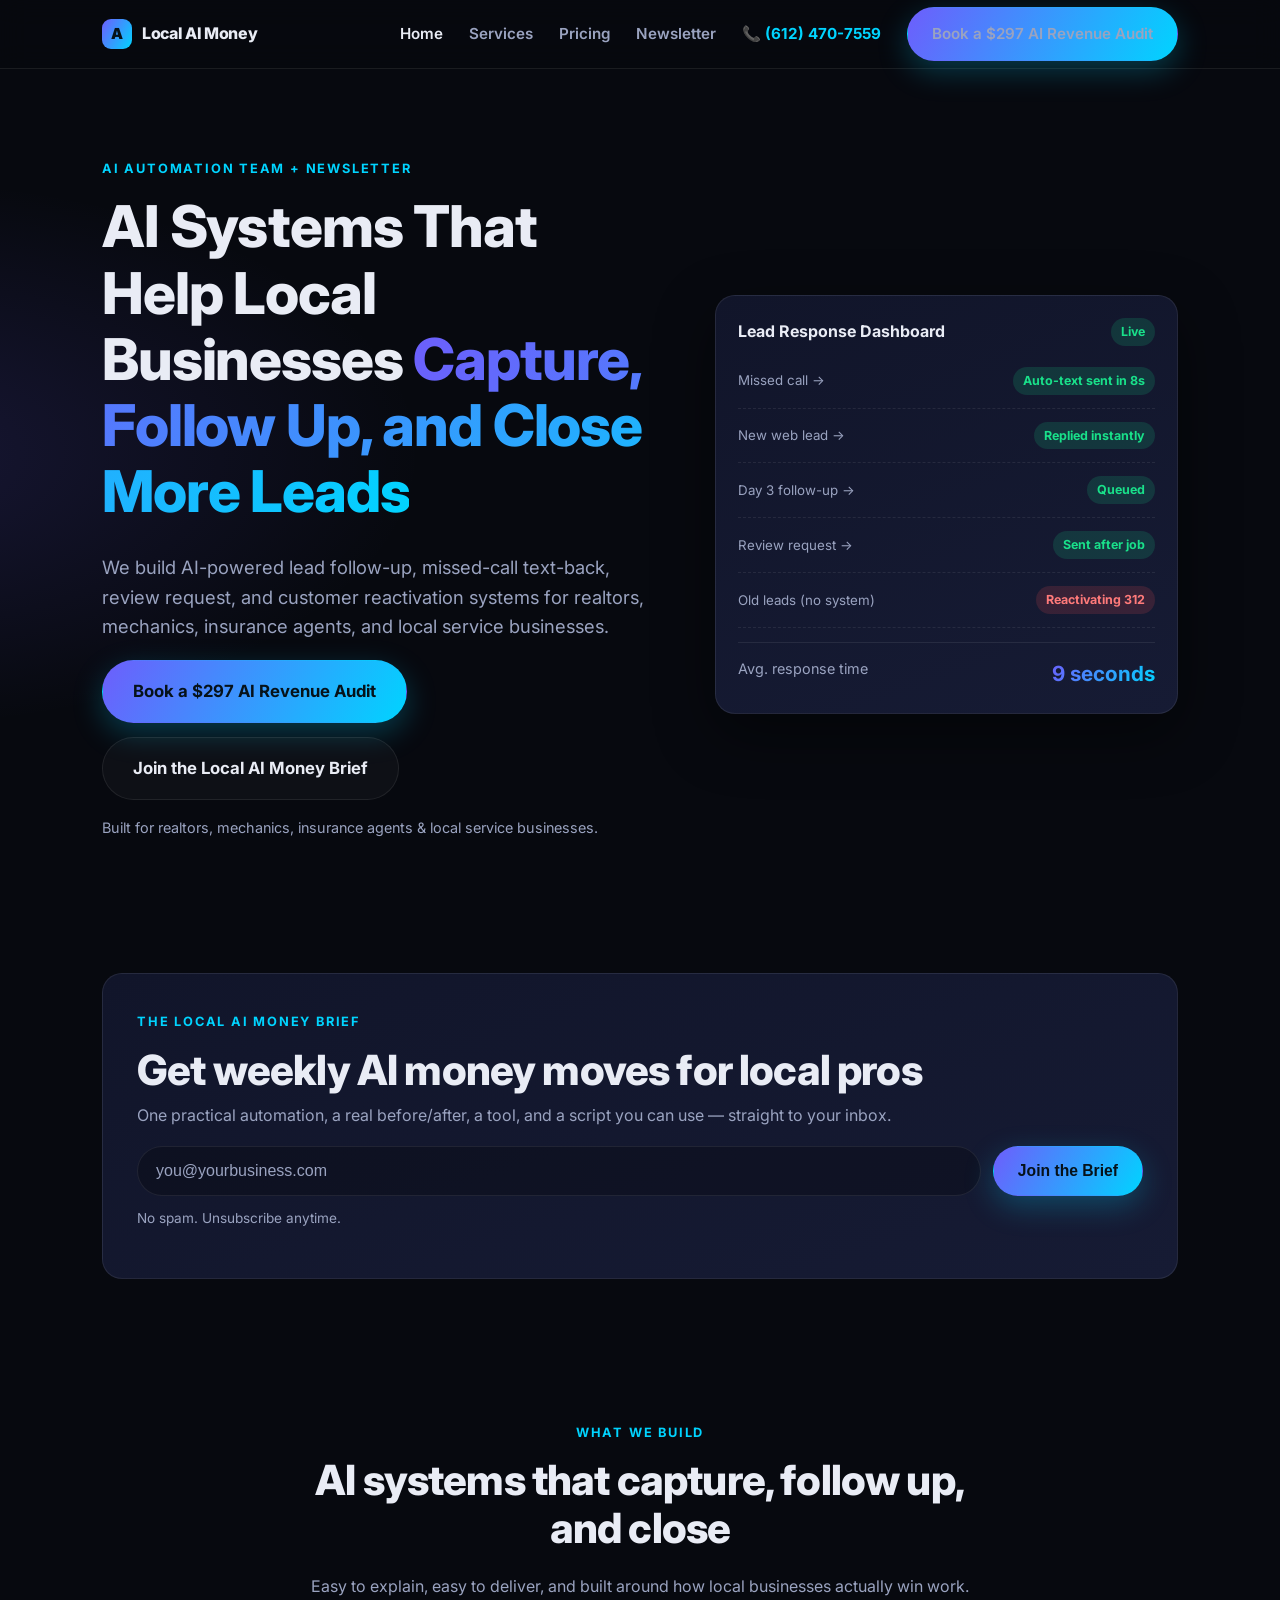
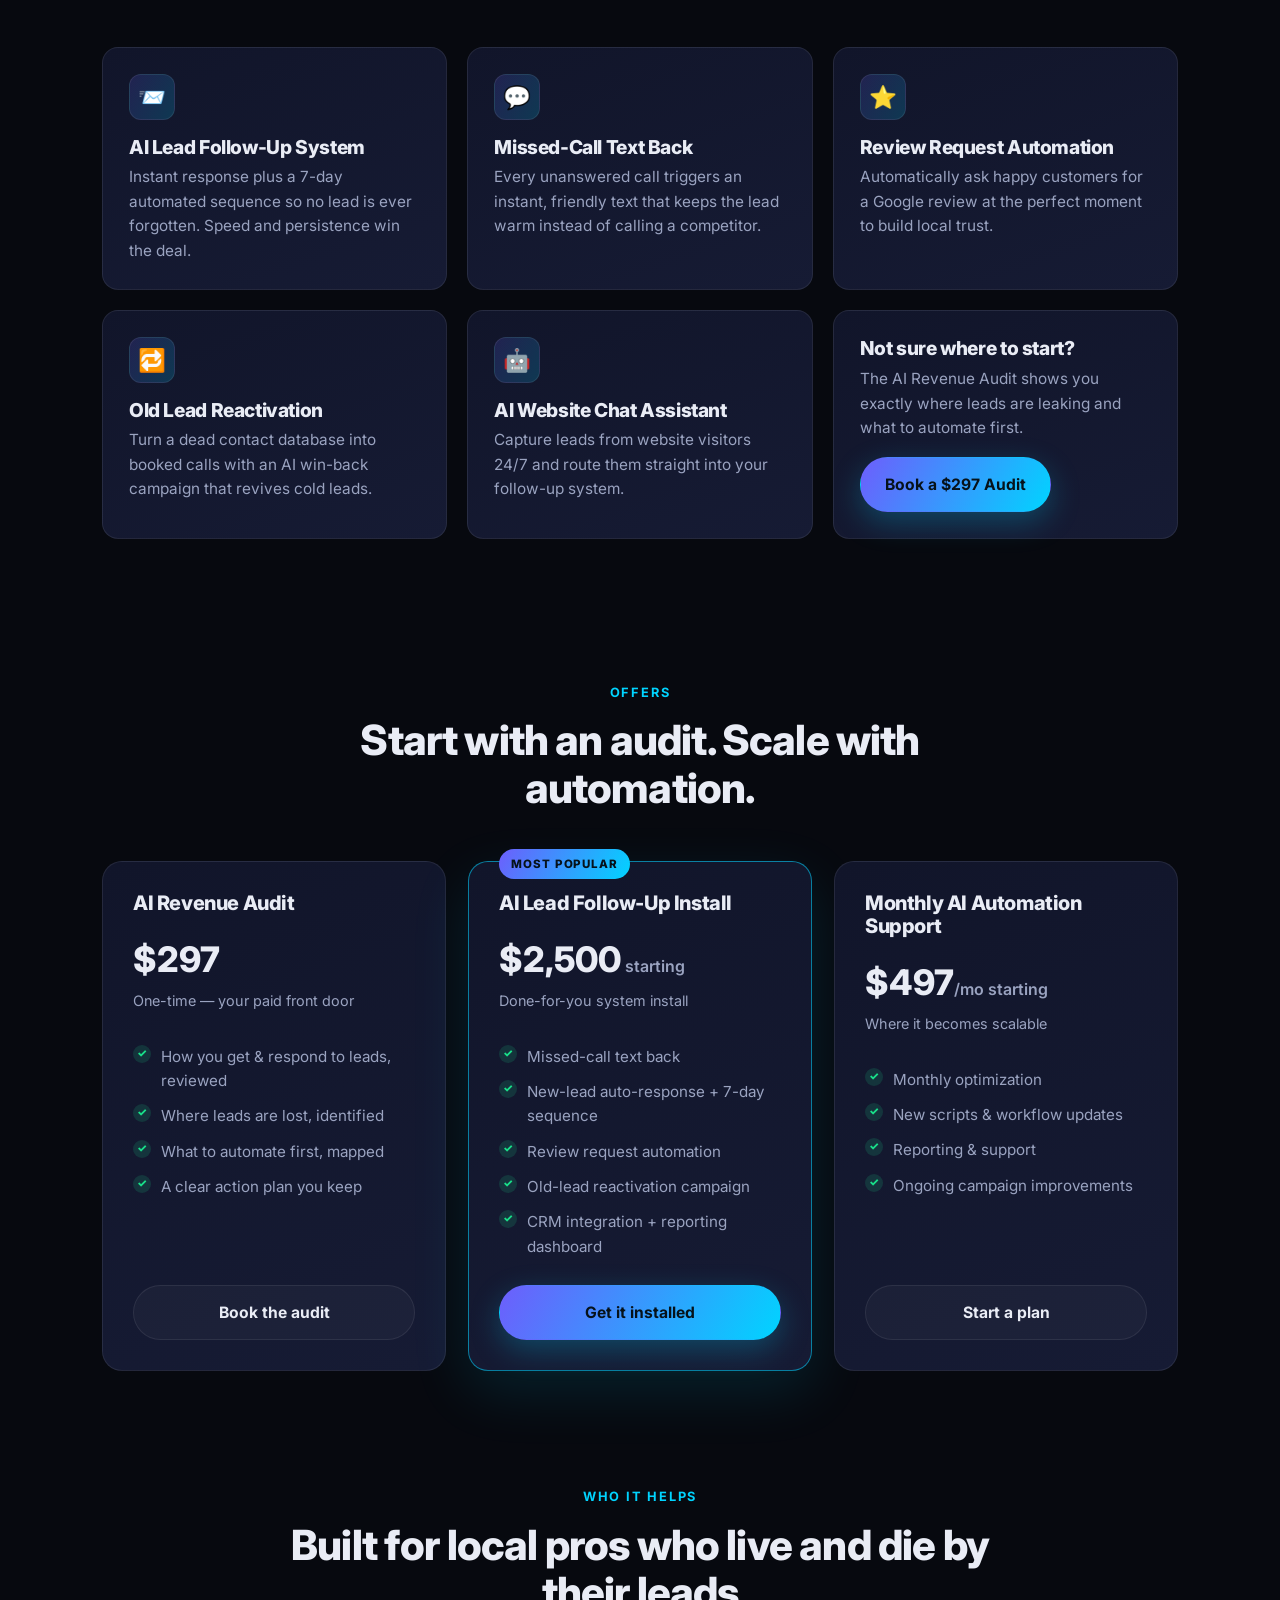
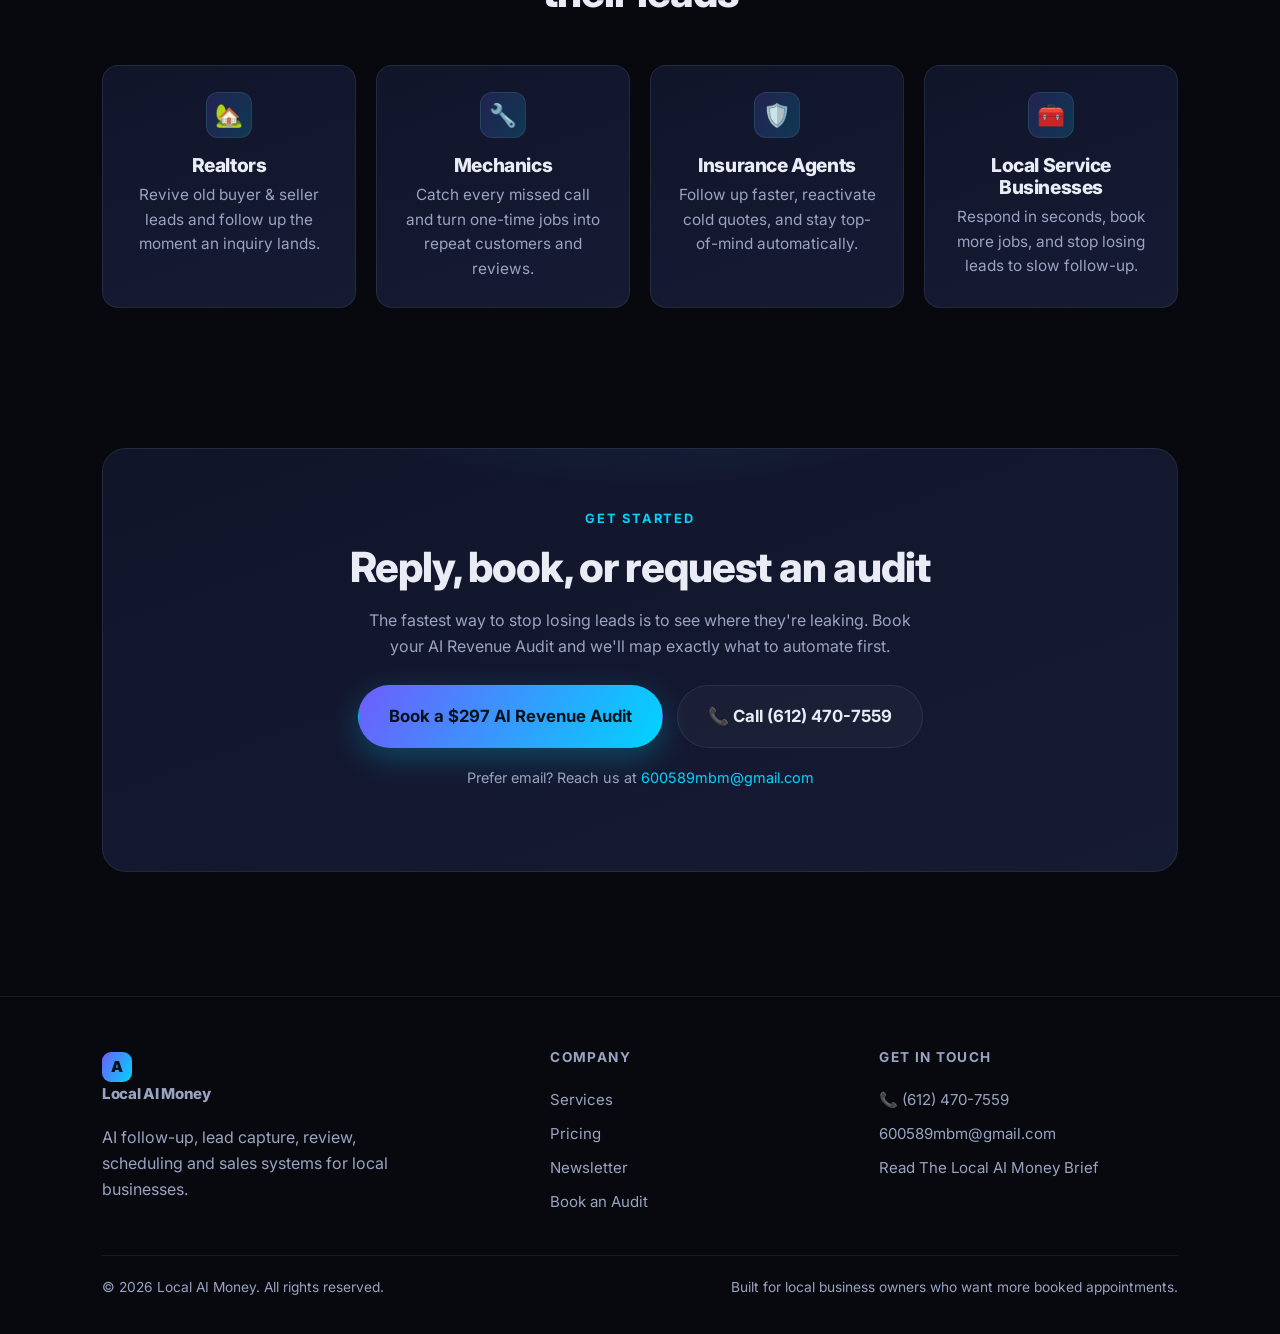
<file: index.html>
<!DOCTYPE html>
<html lang="en">
<head>
  <meta charset="UTF-8" />
  <meta name="viewport" content="width=device-width, initial-scale=1.0" />
  <title>Local AI Money — AI lead systems that capture, follow up & close for local businesses</title>
  <meta name="description" content="We build AI-powered lead follow-up, missed-call text-back, review request, and customer reactivation systems for realtors, mechanics, insurance agents, and local service businesses." />
  <link rel="preconnect" href="https://fonts.googleapis.com" />
  <link rel="preconnect" href="https://fonts.gstatic.com" crossorigin />
  <link href="https://fonts.googleapis.com/css2?family=Inter:wght@400;600;700;800;900&display=swap" rel="stylesheet" />
  <link rel="stylesheet" href="styles.css" />
  <link rel="icon" href="data:image/svg+xml,<svg xmlns='http://www.w3.org/2000/svg' viewBox='0 0 100 100'><rect width='100' height='100' rx='22' fill='%236d5efc'/><text x='50' y='68' font-size='58' text-anchor='middle' fill='%2306121a' font-family='Arial' font-weight='bold'>A</text></svg>" />
</head>
<body>

  <!-- NAV -->
  <header class="nav">
    <div class="container nav__inner">
      <a class="brand" href="index.html">
        <span class="brand__mark">A</span>
        <span>Local AI Money</span>
      </a>
      <nav class="nav__links" id="navlinks">
        <a href="index.html" class="active">Home</a>
        <a href="services.html">Services</a>
        <a href="pricing.html">Pricing</a>
        <a href="newsletter.html">Newsletter</a>
        <a class="nav__call" href="tel:+16124707559">📞 (612) 470-7559</a>
        <a class="btn btn--primary" href="https://YOUR-BOOKING-LINK">Book a $297 AI Revenue Audit</a>
      </nav>
      <button class="nav__toggle" aria-label="Menu" aria-expanded="false">&#9776;</button>
    </div>
  </header>

  <!-- 1. HERO -->
  <section class="hero">
    <div class="container hero__grid">
      <div class="reveal">
        <span class="eyebrow">AI Automation Team + Newsletter</span>
        <h1>AI Systems That Help Local Businesses <span class="gradient-text">Capture, Follow Up, and Close More Leads</span></h1>
        <p class="lead">We build AI-powered lead follow-up, missed-call text-back, review request, and customer reactivation systems for realtors, mechanics, insurance agents, and local service businesses.</p>
        <div class="hero__cta">
          <a class="btn btn--primary btn--lg" href="https://YOUR-BOOKING-LINK">Book a $297 AI Revenue Audit</a>
          <a class="btn btn--ghost btn--lg" href="#newsletter">Join the Local AI Money Brief</a>
        </div>
        <p class="hero__note">Built for realtors, mechanics, insurance agents &amp; local service businesses.</p>
      </div>

      <div class="reveal glasscard" aria-hidden="true">
        <div style="display:flex;align-items:center;justify-content:space-between;margin-bottom:8px;">
          <strong>Lead Response Dashboard</strong>
          <span class="pill pill--good">Live</span>
        </div>
        <div class="stat-line"><small>Missed call →</small><span class="pill pill--good">Auto-text sent in 8s</span></div>
        <div class="stat-line"><small>New web lead →</small><span class="pill pill--good">Replied instantly</span></div>
        <div class="stat-line"><small>Day 3 follow-up →</small><span class="pill pill--good">Queued</span></div>
        <div class="stat-line"><small>Review request →</small><span class="pill pill--good">Sent after job</span></div>
        <div class="stat-line"><small>Old leads (no system)</small><span class="pill pill--bad">Reactivating 312</span></div>
        <div style="margin-top:14px;padding-top:14px;border-top:1px solid var(--line);display:flex;justify-content:space-between;">
          <span style="color:var(--muted);font-size:.9rem;">Avg. response time</span>
          <strong class="gradient-text" style="font-size:1.3rem;">9 seconds</strong>
        </div>
      </div>
    </div>
  </section>

  <!-- 2. NEWSLETTER SIGNUP -->
  <section class="section section--tight" id="newsletter">
    <div class="container">
      <div class="signup reveal">
        <span class="eyebrow">The Local AI Money Brief</span>
        <h2 style="margin-bottom:.2em;">Get weekly AI money moves for local pros</h2>
        <p>One practical automation, a real before/after, a tool, and a script you can use — straight to your inbox.</p>
        <form data-signup>
          <input type="email" placeholder="you@yourbusiness.com" required aria-label="Email address" />
          <button class="btn btn--primary" type="submit">Join the Brief</button>
        </form>
        <p class="form-note">No spam. Unsubscribe anytime.</p>
      </div>
    </div>
  </section>

  <!-- 3. SERVICES -->
  <section class="section">
    <div class="container">
      <div class="section-head reveal">
        <span class="eyebrow">What we build</span>
        <h2>AI systems that capture, follow up, and close</h2>
        <p>Easy to explain, easy to deliver, and built around how local businesses actually win work.</p>
      </div>
      <div class="grid grid-3">
        <div class="card reveal"><div class="ico">📨</div><h3>AI Lead Follow-Up System</h3><p>Instant response plus a 7-day automated sequence so no lead is ever forgotten. Speed and persistence win the deal.</p></div>
        <div class="card reveal"><div class="ico">💬</div><h3>Missed-Call Text Back</h3><p>Every unanswered call triggers an instant, friendly text that keeps the lead warm instead of calling a competitor.</p></div>
        <div class="card reveal"><div class="ico">⭐</div><h3>Review Request Automation</h3><p>Automatically ask happy customers for a Google review at the perfect moment to build local trust.</p></div>
        <div class="card reveal"><div class="ico">🔁</div><h3>Old Lead Reactivation</h3><p>Turn a dead contact database into booked calls with an AI win-back campaign that revives cold leads.</p></div>
        <div class="card reveal"><div class="ico">🤖</div><h3>AI Website Chat Assistant</h3><p>Capture leads from website visitors 24/7 and route them straight into your follow-up system.</p></div>
        <div class="card reveal" style="display:flex;flex-direction:column;justify-content:center;">
          <h3 style="margin-bottom:.4em;">Not sure where to start?</h3>
          <p style="margin-bottom:16px;">The AI Revenue Audit shows you exactly where leads are leaking and what to automate first.</p>
          <a class="btn btn--primary" href="https://YOUR-BOOKING-LINK" style="align-self:flex-start;">Book a $297 Audit</a>
        </div>
      </div>
    </div>
  </section>

  <!-- 4. OFFER SECTION -->
  <section class="section section--tight" id="offers">
    <div class="container">
      <div class="section-head reveal">
        <span class="eyebrow">Offers</span>
        <h2>Start with an audit. Scale with automation.</h2>
      </div>
      <div class="price-grid">
        <div class="price reveal">
          <h3>AI Revenue Audit</h3>
          <div class="amount">$297</div>
          <p class="kicker">One-time — your paid front door</p>
          <ul>
            <li>How you get &amp; respond to leads, reviewed</li>
            <li>Where leads are lost, identified</li>
            <li>What to automate first, mapped</li>
            <li>A clear action plan you keep</li>
          </ul>
          <a class="btn btn--ghost" href="https://YOUR-BOOKING-LINK">Book the audit</a>
        </div>
        <div class="price price--feature reveal">
          <span class="price__tag">Most popular</span>
          <h3>AI Lead Follow-Up Install</h3>
          <div class="amount">$2,500<span> starting</span></div>
          <p class="kicker">Done-for-you system install</p>
          <ul>
            <li>Missed-call text back</li>
            <li>New-lead auto-response + 7-day sequence</li>
            <li>Review request automation</li>
            <li>Old-lead reactivation campaign</li>
            <li>CRM integration + reporting dashboard</li>
          </ul>
          <a class="btn btn--primary" href="https://YOUR-BOOKING-LINK">Get it installed</a>
        </div>
        <div class="price reveal">
          <h3>Monthly AI Automation Support</h3>
          <div class="amount">$497<span>/mo starting</span></div>
          <p class="kicker">Where it becomes scalable</p>
          <ul>
            <li>Monthly optimization</li>
            <li>New scripts &amp; workflow updates</li>
            <li>Reporting &amp; support</li>
            <li>Ongoing campaign improvements</li>
          </ul>
          <a class="btn btn--ghost" href="https://YOUR-BOOKING-LINK">Start a plan</a>
        </div>
      </div>
    </div>
  </section>

  <!-- 5. WHO IT HELPS -->
  <section class="section section--tight">
    <div class="container">
      <div class="section-head reveal">
        <span class="eyebrow">Who it helps</span>
        <h2>Built for local pros who live and die by their leads</h2>
      </div>
      <div class="grid grid-4">
        <div class="card reveal" style="text-align:center;"><div class="ico" style="margin:0 auto 16px;">🏡</div><h3>Realtors</h3><p>Revive old buyer &amp; seller leads and follow up the moment an inquiry lands.</p></div>
        <div class="card reveal" style="text-align:center;"><div class="ico" style="margin:0 auto 16px;">🔧</div><h3>Mechanics</h3><p>Catch every missed call and turn one-time jobs into repeat customers and reviews.</p></div>
        <div class="card reveal" style="text-align:center;"><div class="ico" style="margin:0 auto 16px;">🛡️</div><h3>Insurance Agents</h3><p>Follow up faster, reactivate cold quotes, and stay top-of-mind automatically.</p></div>
        <div class="card reveal" style="text-align:center;"><div class="ico" style="margin:0 auto 16px;">🧰</div><h3>Local Service Businesses</h3><p>Respond in seconds, book more jobs, and stop losing leads to slow follow-up.</p></div>
      </div>
    </div>
  </section>

  <!-- 6. CONTACT / BOOKING CTA -->
  <section class="section" id="contact">
    <div class="container">
      <div class="cta-band reveal">
        <span class="eyebrow">Get started</span>
        <h2>Reply, book, or request an audit</h2>
        <p>The fastest way to stop losing leads is to see where they're leaking. Book your AI Revenue Audit and we'll map exactly what to automate first.</p>
        <div class="hero__cta">
          <a class="btn btn--primary btn--lg" href="https://YOUR-BOOKING-LINK">Book a $297 AI Revenue Audit</a>
          <a class="btn btn--ghost btn--lg" href="tel:+16124707559">📞 Call (612) 470-7559</a>
        </div>
        <p class="hero__note" style="margin-top:18px;">Prefer email? Reach us at <a href="mailto:600589mbm@gmail.com" style="color:var(--brand-2);">600589mbm@gmail.com</a></p>
      </div>
    </div>
  </section>

  <!-- FOOTER -->
  <footer class="footer">
    <div class="container">
      <div class="footer__grid">
        <div>
          <a class="brand" href="index.html"><span class="brand__mark">A</span><span>Local AI Money</span></a>
          <p style="margin-top:14px;max-width:300px;">AI follow-up, lead capture, review, scheduling and sales systems for local businesses.</p>
        </div>
        <div>
          <h4>Company</h4>
          <a href="services.html">Services</a>
          <a href="pricing.html">Pricing</a>
          <a href="newsletter.html">Newsletter</a>
          <a href="https://YOUR-BOOKING-LINK">Book an Audit</a>
        </div>
        <div>
          <h4>Get in touch</h4>
          <a href="tel:+16124707559">📞 (612) 470-7559</a>
          <a href="mailto:600589mbm@gmail.com">600589mbm@gmail.com</a>
          <a href="newsletter.html">Read The Local AI Money Brief</a>
        </div>
      </div>
      <div class="footer__bottom">
        <span>&copy; <span data-year>2026</span> Local AI Money. All rights reserved.</span>
        <span>Built for local business owners who want more booked appointments.</span>
      </div>
    </div>
  </footer>

  <script src="script.js"></script>
</body>
</html>
</file>
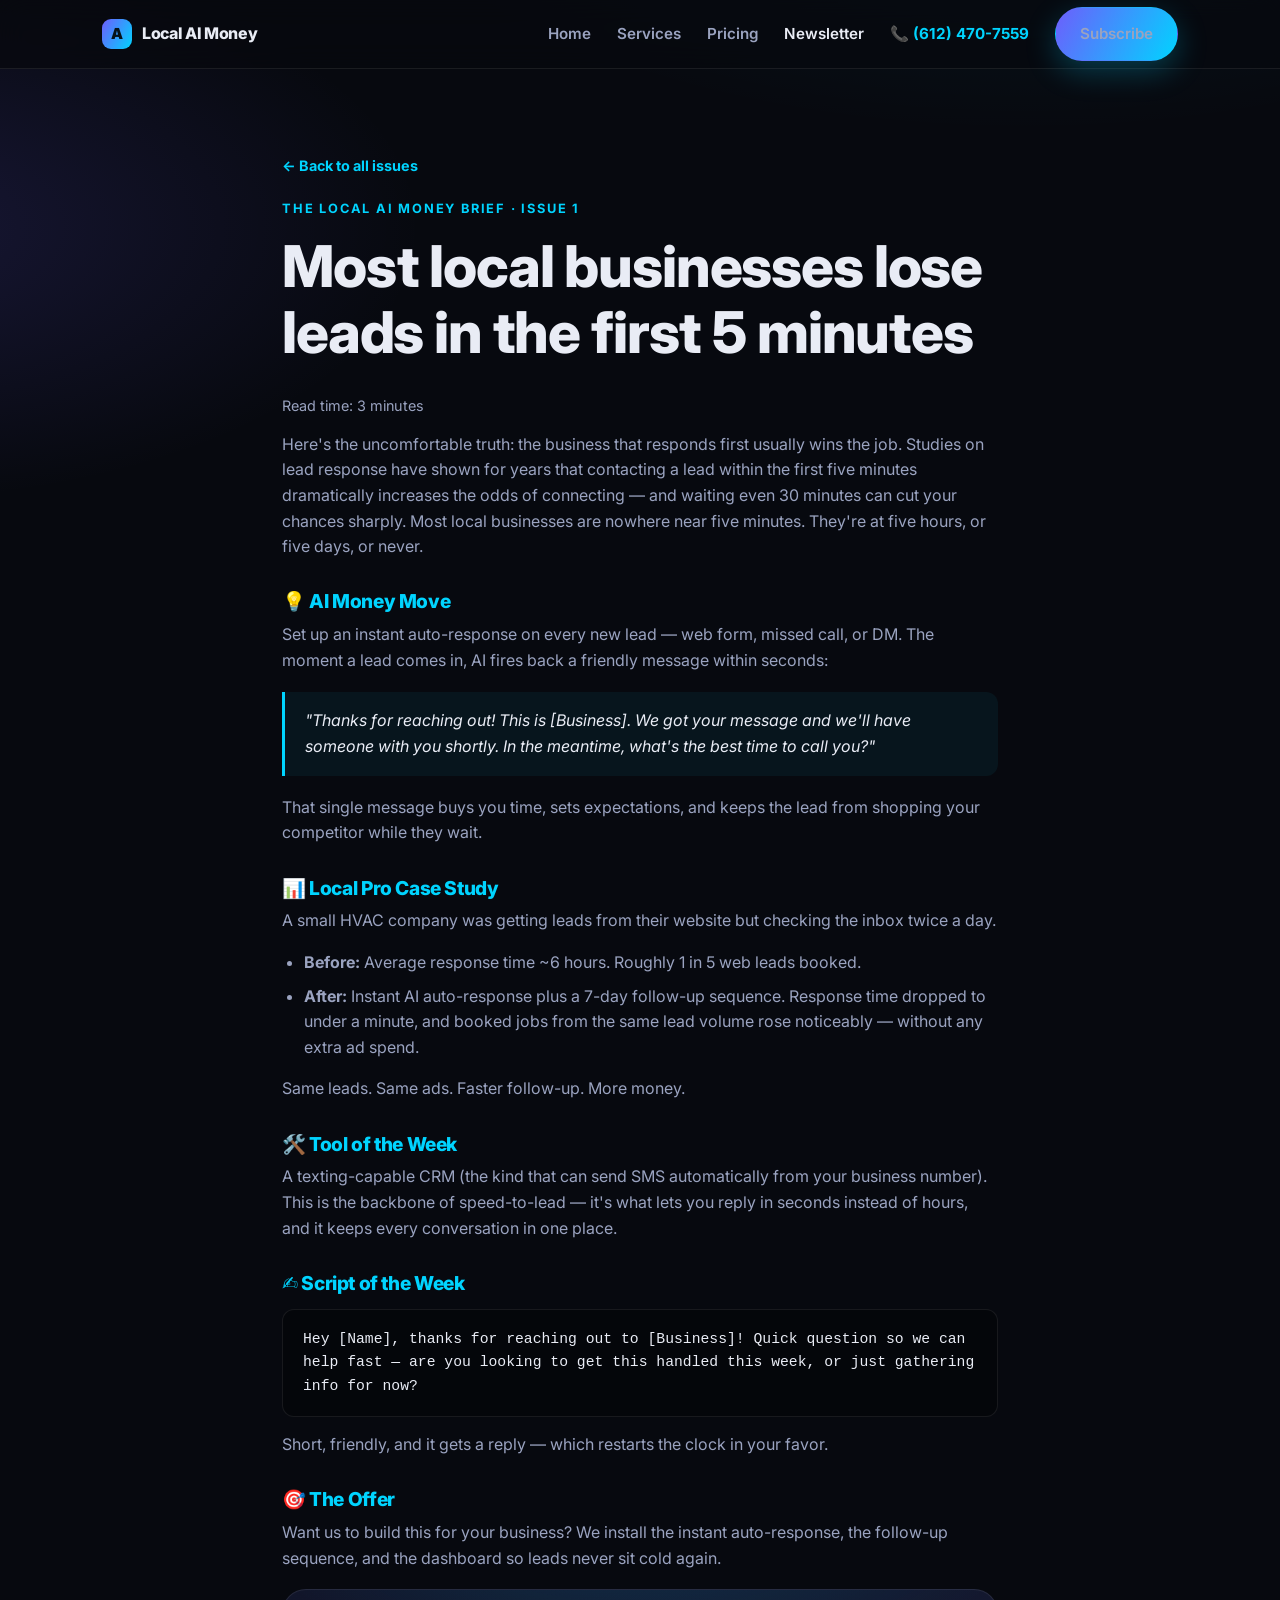
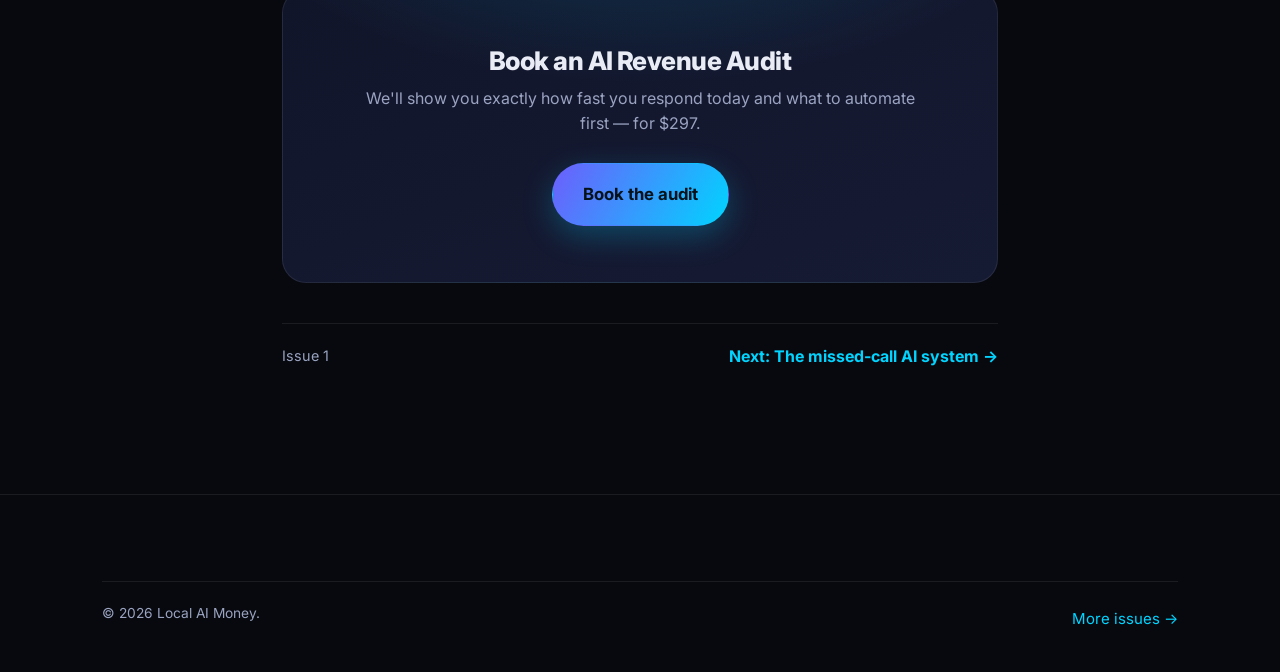
<file: issue-1.html>
<!DOCTYPE html>
<html lang="en">
<head>
  <meta charset="UTF-8" />
  <meta name="viewport" content="width=device-width, initial-scale=1.0" />
  <title>Issue 1 — Most local businesses lose leads in the first 5 minutes</title>
  <meta name="description" content="Why speed-to-lead is the cheapest sales upgrade you can make — and how to automate it. The Local AI Money Brief, Issue 1." />
  <link rel="preconnect" href="https://fonts.googleapis.com" />
  <link rel="preconnect" href="https://fonts.gstatic.com" crossorigin />
  <link href="https://fonts.googleapis.com/css2?family=Inter:wght@400;600;700;800;900&display=swap" rel="stylesheet" />
  <link rel="stylesheet" href="styles.css" />
  <link rel="icon" href="data:image/svg+xml,<svg xmlns='http://www.w3.org/2000/svg' viewBox='0 0 100 100'><rect width='100' height='100' rx='22' fill='%236d5efc'/><text x='50' y='68' font-size='58' text-anchor='middle' fill='%2306121a' font-family='Arial' font-weight='bold'>A</text></svg>" />
</head>
<body>

  <header class="nav">
    <div class="container nav__inner">
      <a class="brand" href="index.html"><span class="brand__mark">A</span><span>Local AI Money</span></a>
      <nav class="nav__links" id="navlinks">
        <a href="index.html">Home</a>
        <a href="services.html">Services</a>
        <a href="pricing.html">Pricing</a>
        <a href="newsletter.html" class="active">Newsletter</a>
        <a class="nav__call" href="tel:+16124707559">📞 (612) 470-7559</a>
        <a class="btn btn--primary" href="newsletter.html#subscribe">Subscribe</a>
      </nav>
      <button class="nav__toggle" aria-label="Menu" aria-expanded="false">&#9776;</button>
    </div>
  </header>

  <article class="section">
    <div class="container article">
      <a href="newsletter.html" style="color:var(--brand-2);font-weight:700;font-size:.9rem;">← Back to all issues</a>
      <span class="eyebrow" style="display:block;margin-top:20px;">The Local AI Money Brief · Issue 1</span>
      <h1>Most local businesses lose leads in the first 5 minutes</h1>
      <p class="kicker">Read time: 3 minutes</p>

      <p>Here's the uncomfortable truth: the business that responds first usually wins the job. Studies on lead response have shown for years that contacting a lead within the first five minutes dramatically increases the odds of connecting — and waiting even 30 minutes can cut your chances sharply. Most local businesses are nowhere near five minutes. They're at five hours, or five days, or never.</p>

      <h3>💡 AI Money Move</h3>
      <p>Set up an instant auto-response on every new lead — web form, missed call, or DM. The moment a lead comes in, AI fires back a friendly message within seconds:</p>
      <blockquote>"Thanks for reaching out! This is [Business]. We got your message and we'll have someone with you shortly. In the meantime, what's the best time to call you?"</blockquote>
      <p>That single message buys you time, sets expectations, and keeps the lead from shopping your competitor while they wait.</p>

      <h3>📊 Local Pro Case Study</h3>
      <p>A small HVAC company was getting leads from their website but checking the inbox twice a day.</p>
      <ul>
        <li><strong>Before:</strong> Average response time ~6 hours. Roughly 1 in 5 web leads booked.</li>
        <li><strong>After:</strong> Instant AI auto-response plus a 7-day follow-up sequence. Response time dropped to under a minute, and booked jobs from the same lead volume rose noticeably — without any extra ad spend.</li>
      </ul>
      <p>Same leads. Same ads. Faster follow-up. More money.</p>

      <h3>🛠️ Tool of the Week</h3>
      <p>A texting-capable CRM (the kind that can send SMS automatically from your business number). This is the backbone of speed-to-lead — it's what lets you reply in seconds instead of hours, and it keeps every conversation in one place.</p>

      <h3>✍️ Script of the Week</h3>
      <div class="script-box">Hey [Name], thanks for reaching out to [Business]! Quick question so we can help fast — are you looking to get this handled this week, or just gathering info for now?</div>
      <p>Short, friendly, and it gets a reply — which restarts the clock in your favor.</p>

      <h3>🎯 The Offer</h3>
      <p>Want us to build this for your business? We install the instant auto-response, the follow-up sequence, and the dashboard so leads never sit cold again.</p>
      <div class="cta-band reveal" style="margin-top:18px;">
        <h2 style="font-size:1.6rem;">Book an AI Revenue Audit</h2>
        <p>We'll show you exactly how fast you respond today and what to automate first — for $297.</p>
        <div class="hero__cta">
          <a class="btn btn--primary btn--lg" href="https://YOUR-BOOKING-LINK">Book the audit</a>
        </div>
      </div>

      <div style="display:flex;justify-content:space-between;margin-top:40px;border-top:1px solid var(--line);padding-top:20px;">
        <span class="kicker">Issue 1</span>
        <a href="issue-2.html" style="color:var(--brand-2);font-weight:700;">Next: The missed-call AI system →</a>
      </div>
    </div>
  </article>

  <footer class="footer">
    <div class="container">
      <div class="footer__bottom">
        <span>&copy; <span data-year>2026</span> Local AI Money.</span>
        <a href="newsletter.html" style="color:var(--brand-2);">More issues →</a>
      </div>
    </div>
  </footer>

  <script src="script.js"></script>
</body>
</html>
</file>
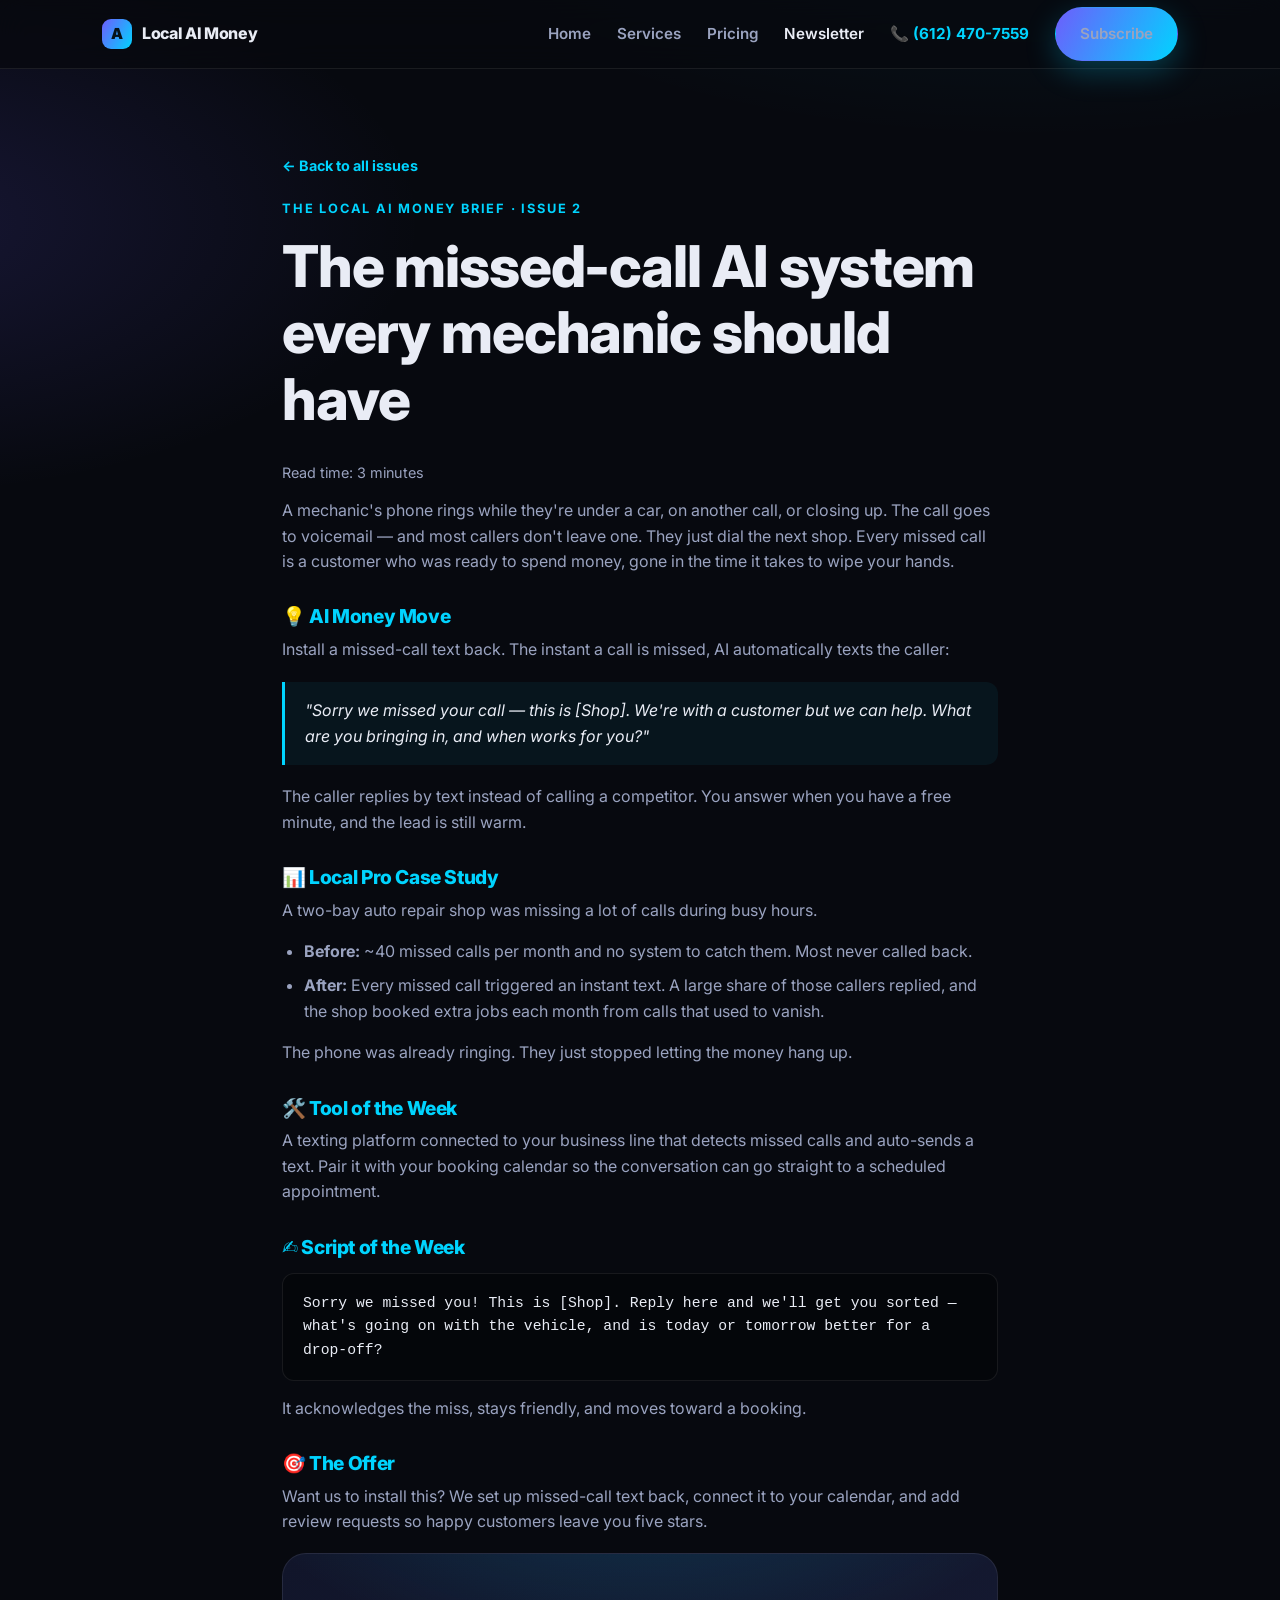
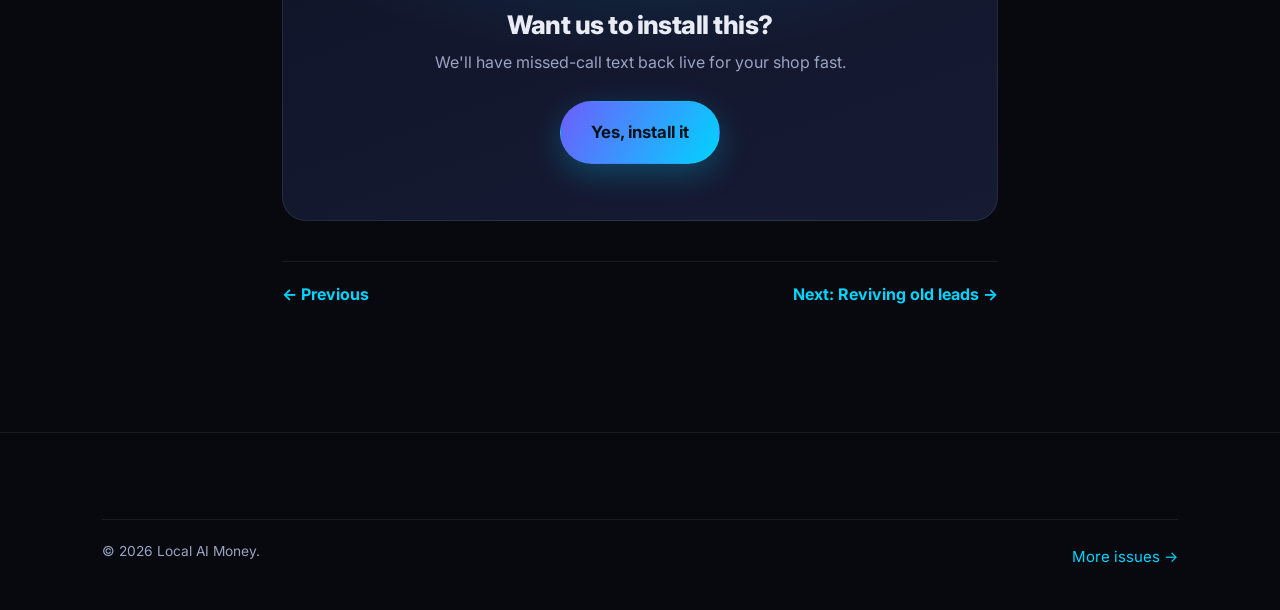
<file: issue-2.html>
<!DOCTYPE html>
<html lang="en">
<head>
  <meta charset="UTF-8" />
  <meta name="viewport" content="width=device-width, initial-scale=1.0" />
  <title>Issue 2 — The missed-call AI system every mechanic should have</title>
  <meta name="description" content="Turn 40 missed calls a month into booked jobs with one simple automation. The Local AI Money Brief, Issue 2." />
  <link rel="preconnect" href="https://fonts.googleapis.com" />
  <link rel="preconnect" href="https://fonts.gstatic.com" crossorigin />
  <link href="https://fonts.googleapis.com/css2?family=Inter:wght@400;600;700;800;900&display=swap" rel="stylesheet" />
  <link rel="stylesheet" href="styles.css" />
  <link rel="icon" href="data:image/svg+xml,<svg xmlns='http://www.w3.org/2000/svg' viewBox='0 0 100 100'><rect width='100' height='100' rx='22' fill='%236d5efc'/><text x='50' y='68' font-size='58' text-anchor='middle' fill='%2306121a' font-family='Arial' font-weight='bold'>A</text></svg>" />
</head>
<body>

  <header class="nav">
    <div class="container nav__inner">
      <a class="brand" href="index.html"><span class="brand__mark">A</span><span>Local AI Money</span></a>
      <nav class="nav__links" id="navlinks">
        <a href="index.html">Home</a>
        <a href="services.html">Services</a>
        <a href="pricing.html">Pricing</a>
        <a href="newsletter.html" class="active">Newsletter</a>
        <a class="nav__call" href="tel:+16124707559">📞 (612) 470-7559</a>
        <a class="btn btn--primary" href="newsletter.html#subscribe">Subscribe</a>
      </nav>
      <button class="nav__toggle" aria-label="Menu" aria-expanded="false">&#9776;</button>
    </div>
  </header>

  <article class="section">
    <div class="container article">
      <a href="newsletter.html" style="color:var(--brand-2);font-weight:700;font-size:.9rem;">← Back to all issues</a>
      <span class="eyebrow" style="display:block;margin-top:20px;">The Local AI Money Brief · Issue 2</span>
      <h1>The missed-call AI system every mechanic should have</h1>
      <p class="kicker">Read time: 3 minutes</p>

      <p>A mechanic's phone rings while they're under a car, on another call, or closing up. The call goes to voicemail — and most callers don't leave one. They just dial the next shop. Every missed call is a customer who was ready to spend money, gone in the time it takes to wipe your hands.</p>

      <h3>💡 AI Money Move</h3>
      <p>Install a missed-call text back. The instant a call is missed, AI automatically texts the caller:</p>
      <blockquote>"Sorry we missed your call — this is [Shop]. We're with a customer but we can help. What are you bringing in, and when works for you?"</blockquote>
      <p>The caller replies by text instead of calling a competitor. You answer when you have a free minute, and the lead is still warm.</p>

      <h3>📊 Local Pro Case Study</h3>
      <p>A two-bay auto repair shop was missing a lot of calls during busy hours.</p>
      <ul>
        <li><strong>Before:</strong> ~40 missed calls per month and no system to catch them. Most never called back.</li>
        <li><strong>After:</strong> Every missed call triggered an instant text. A large share of those callers replied, and the shop booked extra jobs each month from calls that used to vanish.</li>
      </ul>
      <p>The phone was already ringing. They just stopped letting the money hang up.</p>

      <h3>🛠️ Tool of the Week</h3>
      <p>A texting platform connected to your business line that detects missed calls and auto-sends a text. Pair it with your booking calendar so the conversation can go straight to a scheduled appointment.</p>

      <h3>✍️ Script of the Week</h3>
      <div class="script-box">Sorry we missed you! This is [Shop]. Reply here and we'll get you sorted — what's going on with the vehicle, and is today or tomorrow better for a drop-off?</div>
      <p>It acknowledges the miss, stays friendly, and moves toward a booking.</p>

      <h3>🎯 The Offer</h3>
      <p>Want us to install this? We set up missed-call text back, connect it to your calendar, and add review requests so happy customers leave you five stars.</p>
      <div class="cta-band reveal" style="margin-top:18px;">
        <h2 style="font-size:1.6rem;">Want us to install this?</h2>
        <p>We'll have missed-call text back live for your shop fast.</p>
        <div class="hero__cta">
          <a class="btn btn--primary btn--lg" href="https://YOUR-BOOKING-LINK">Yes, install it</a>
        </div>
      </div>

      <div style="display:flex;justify-content:space-between;margin-top:40px;border-top:1px solid var(--line);padding-top:20px;">
        <a href="issue-1.html" style="color:var(--brand-2);font-weight:700;">← Previous</a>
        <a href="issue-3.html" style="color:var(--brand-2);font-weight:700;">Next: Reviving old leads →</a>
      </div>
    </div>
  </article>

  <footer class="footer">
    <div class="container">
      <div class="footer__bottom">
        <span>&copy; <span data-year>2026</span> Local AI Money.</span>
        <a href="newsletter.html" style="color:var(--brand-2);">More issues →</a>
      </div>
    </div>
  </footer>

  <script src="script.js"></script>
</body>
</html>
</file>
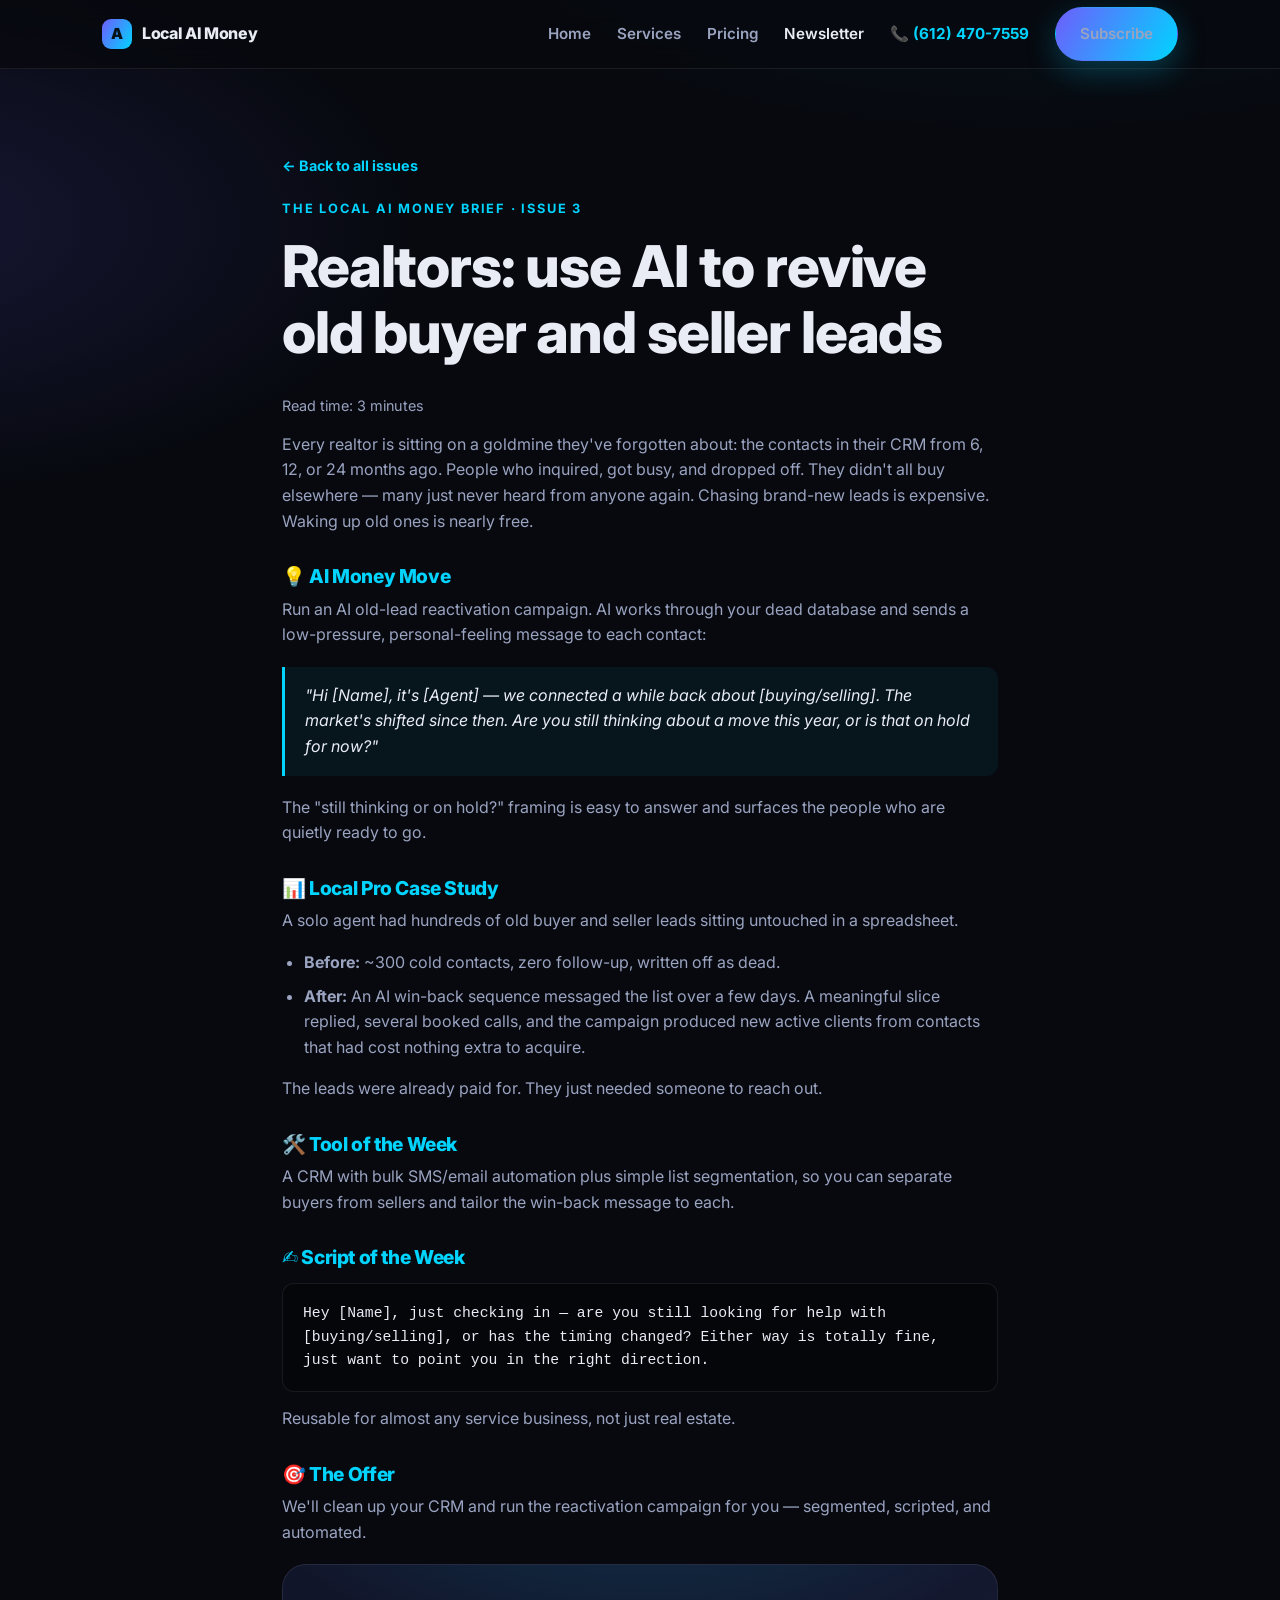
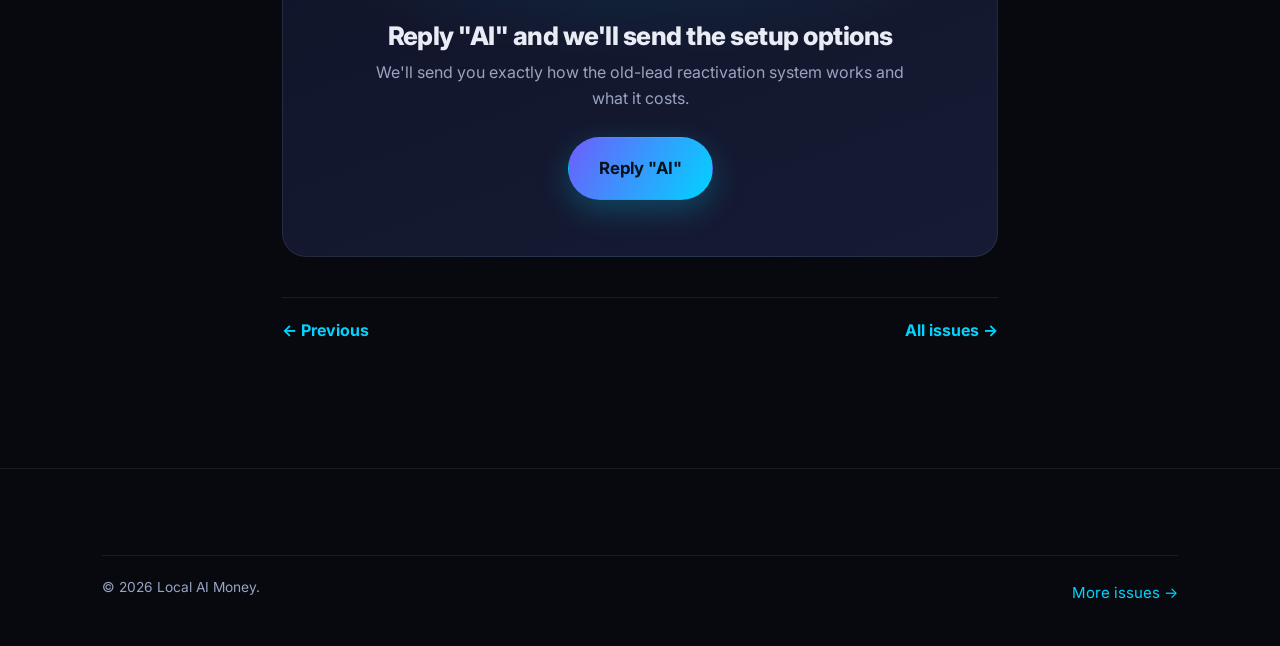
<file: issue-3.html>
<!DOCTYPE html>
<html lang="en">
<head>
  <meta charset="UTF-8" />
  <meta name="viewport" content="width=device-width, initial-scale=1.0" />
  <title>Issue 3 — Realtors: use AI to revive old buyer and seller leads</title>
  <meta name="description" content="Your dead database is full of deals. Here's the AI win-back play to wake it up. The Local AI Money Brief, Issue 3." />
  <link rel="preconnect" href="https://fonts.googleapis.com" />
  <link rel="preconnect" href="https://fonts.gstatic.com" crossorigin />
  <link href="https://fonts.googleapis.com/css2?family=Inter:wght@400;600;700;800;900&display=swap" rel="stylesheet" />
  <link rel="stylesheet" href="styles.css" />
  <link rel="icon" href="data:image/svg+xml,<svg xmlns='http://www.w3.org/2000/svg' viewBox='0 0 100 100'><rect width='100' height='100' rx='22' fill='%236d5efc'/><text x='50' y='68' font-size='58' text-anchor='middle' fill='%2306121a' font-family='Arial' font-weight='bold'>A</text></svg>" />
</head>
<body>

  <header class="nav">
    <div class="container nav__inner">
      <a class="brand" href="index.html"><span class="brand__mark">A</span><span>Local AI Money</span></a>
      <nav class="nav__links" id="navlinks">
        <a href="index.html">Home</a>
        <a href="services.html">Services</a>
        <a href="pricing.html">Pricing</a>
        <a href="newsletter.html" class="active">Newsletter</a>
        <a class="nav__call" href="tel:+16124707559">📞 (612) 470-7559</a>
        <a class="btn btn--primary" href="newsletter.html#subscribe">Subscribe</a>
      </nav>
      <button class="nav__toggle" aria-label="Menu" aria-expanded="false">&#9776;</button>
    </div>
  </header>

  <article class="section">
    <div class="container article">
      <a href="newsletter.html" style="color:var(--brand-2);font-weight:700;font-size:.9rem;">← Back to all issues</a>
      <span class="eyebrow" style="display:block;margin-top:20px;">The Local AI Money Brief · Issue 3</span>
      <h1>Realtors: use AI to revive old buyer and seller leads</h1>
      <p class="kicker">Read time: 3 minutes</p>

      <p>Every realtor is sitting on a goldmine they've forgotten about: the contacts in their CRM from 6, 12, or 24 months ago. People who inquired, got busy, and dropped off. They didn't all buy elsewhere — many just never heard from anyone again. Chasing brand-new leads is expensive. Waking up old ones is nearly free.</p>

      <h3>💡 AI Money Move</h3>
      <p>Run an AI old-lead reactivation campaign. AI works through your dead database and sends a low-pressure, personal-feeling message to each contact:</p>
      <blockquote>"Hi [Name], it's [Agent] — we connected a while back about [buying/selling]. The market's shifted since then. Are you still thinking about a move this year, or is that on hold for now?"</blockquote>
      <p>The "still thinking or on hold?" framing is easy to answer and surfaces the people who are quietly ready to go.</p>

      <h3>📊 Local Pro Case Study</h3>
      <p>A solo agent had hundreds of old buyer and seller leads sitting untouched in a spreadsheet.</p>
      <ul>
        <li><strong>Before:</strong> ~300 cold contacts, zero follow-up, written off as dead.</li>
        <li><strong>After:</strong> An AI win-back sequence messaged the list over a few days. A meaningful slice replied, several booked calls, and the campaign produced new active clients from contacts that had cost nothing extra to acquire.</li>
      </ul>
      <p>The leads were already paid for. They just needed someone to reach out.</p>

      <h3>🛠️ Tool of the Week</h3>
      <p>A CRM with bulk SMS/email automation plus simple list segmentation, so you can separate buyers from sellers and tailor the win-back message to each.</p>

      <h3>✍️ Script of the Week</h3>
      <div class="script-box">Hey [Name], just checking in — are you still looking for help with [buying/selling], or has the timing changed? Either way is totally fine, just want to point you in the right direction.</div>
      <p>Reusable for almost any service business, not just real estate.</p>

      <h3>🎯 The Offer</h3>
      <p>We'll clean up your CRM and run the reactivation campaign for you — segmented, scripted, and automated.</p>
      <div class="cta-band reveal" style="margin-top:18px;">
        <h2 style="font-size:1.6rem;">Reply "AI" and we'll send the setup options</h2>
        <p>We'll send you exactly how the old-lead reactivation system works and what it costs.</p>
        <div class="hero__cta">
          <a class="btn btn--primary btn--lg" href="mailto:600589mbm@gmail.com?subject=AI&body=Send%20me%20the%20setup%20options%20for%20old-lead%20reactivation.">Reply "AI"</a>
        </div>
      </div>

      <div style="display:flex;justify-content:space-between;margin-top:40px;border-top:1px solid var(--line);padding-top:20px;">
        <a href="issue-2.html" style="color:var(--brand-2);font-weight:700;">← Previous</a>
        <a href="newsletter.html" style="color:var(--brand-2);font-weight:700;">All issues →</a>
      </div>
    </div>
  </article>

  <footer class="footer">
    <div class="container">
      <div class="footer__bottom">
        <span>&copy; <span data-year>2026</span> Local AI Money.</span>
        <a href="newsletter.html" style="color:var(--brand-2);">More issues →</a>
      </div>
    </div>
  </footer>

  <script src="script.js"></script>
</body>
</html>
</file>
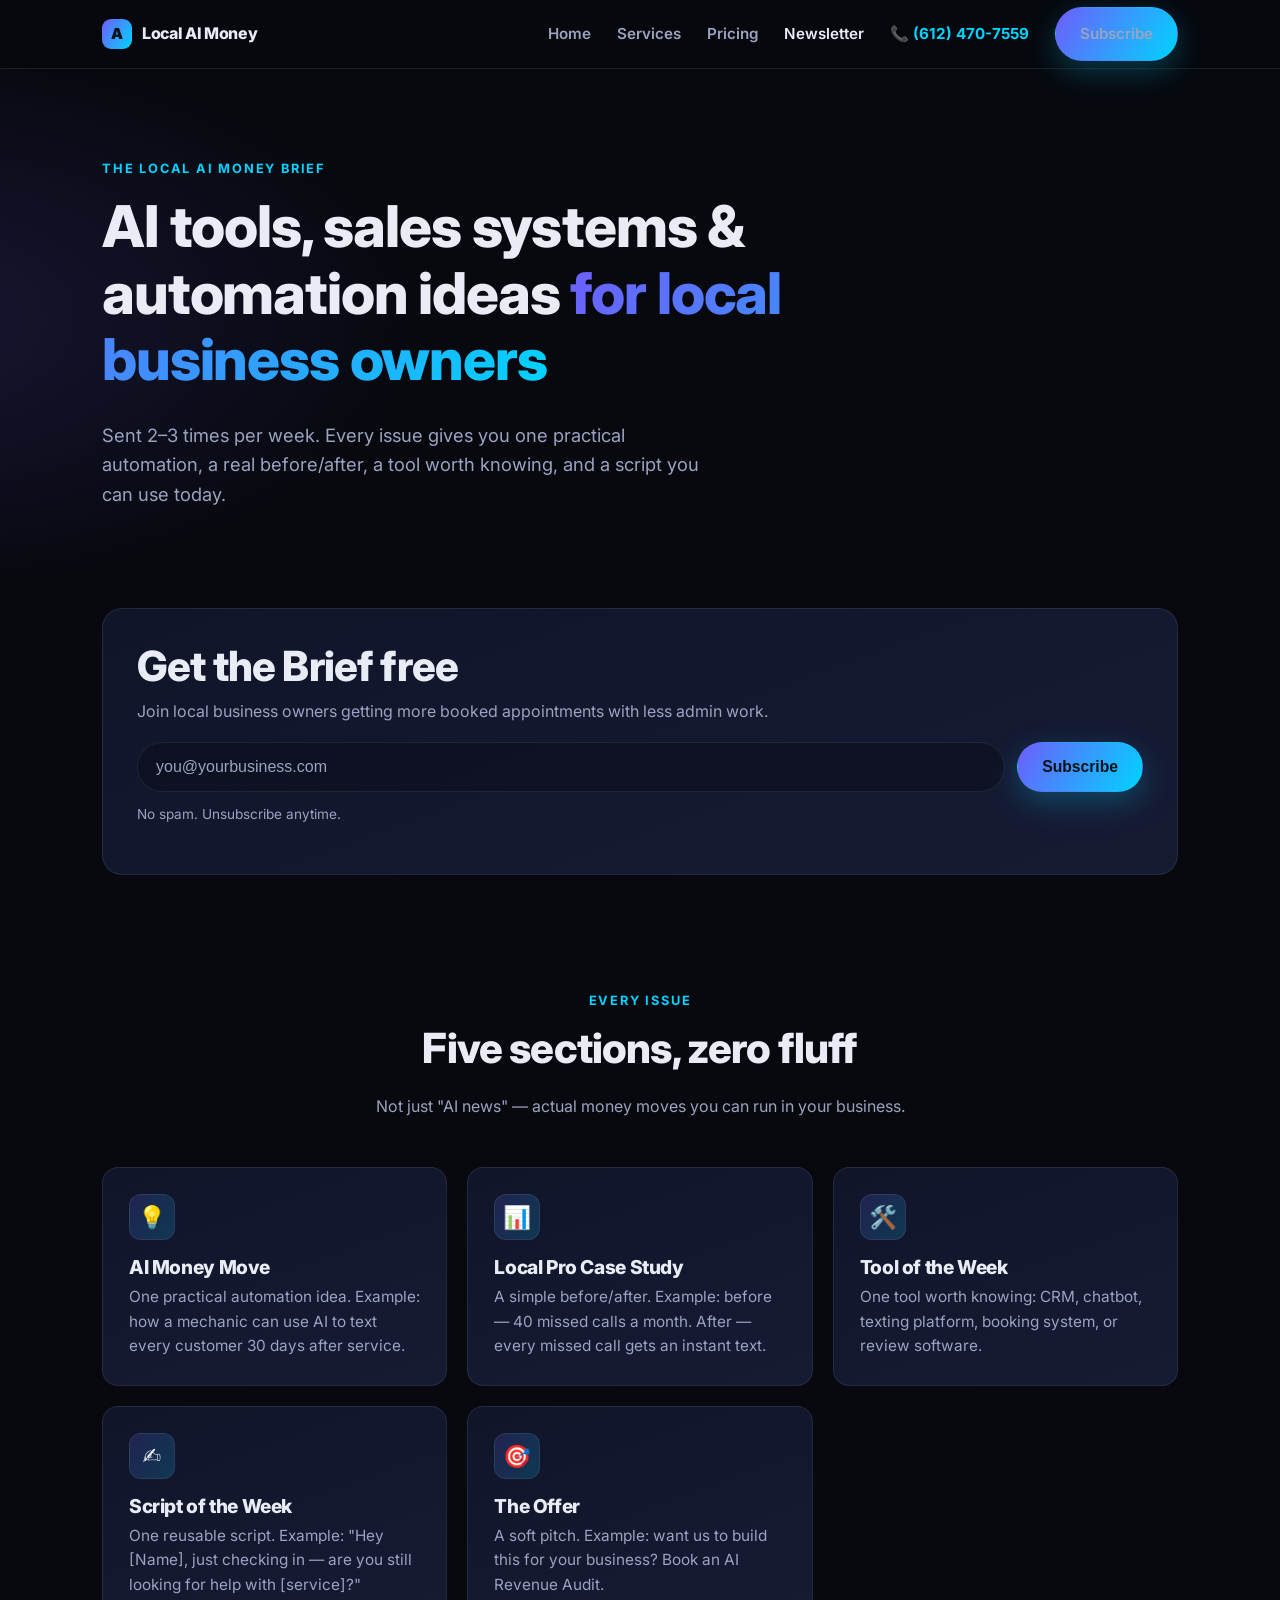
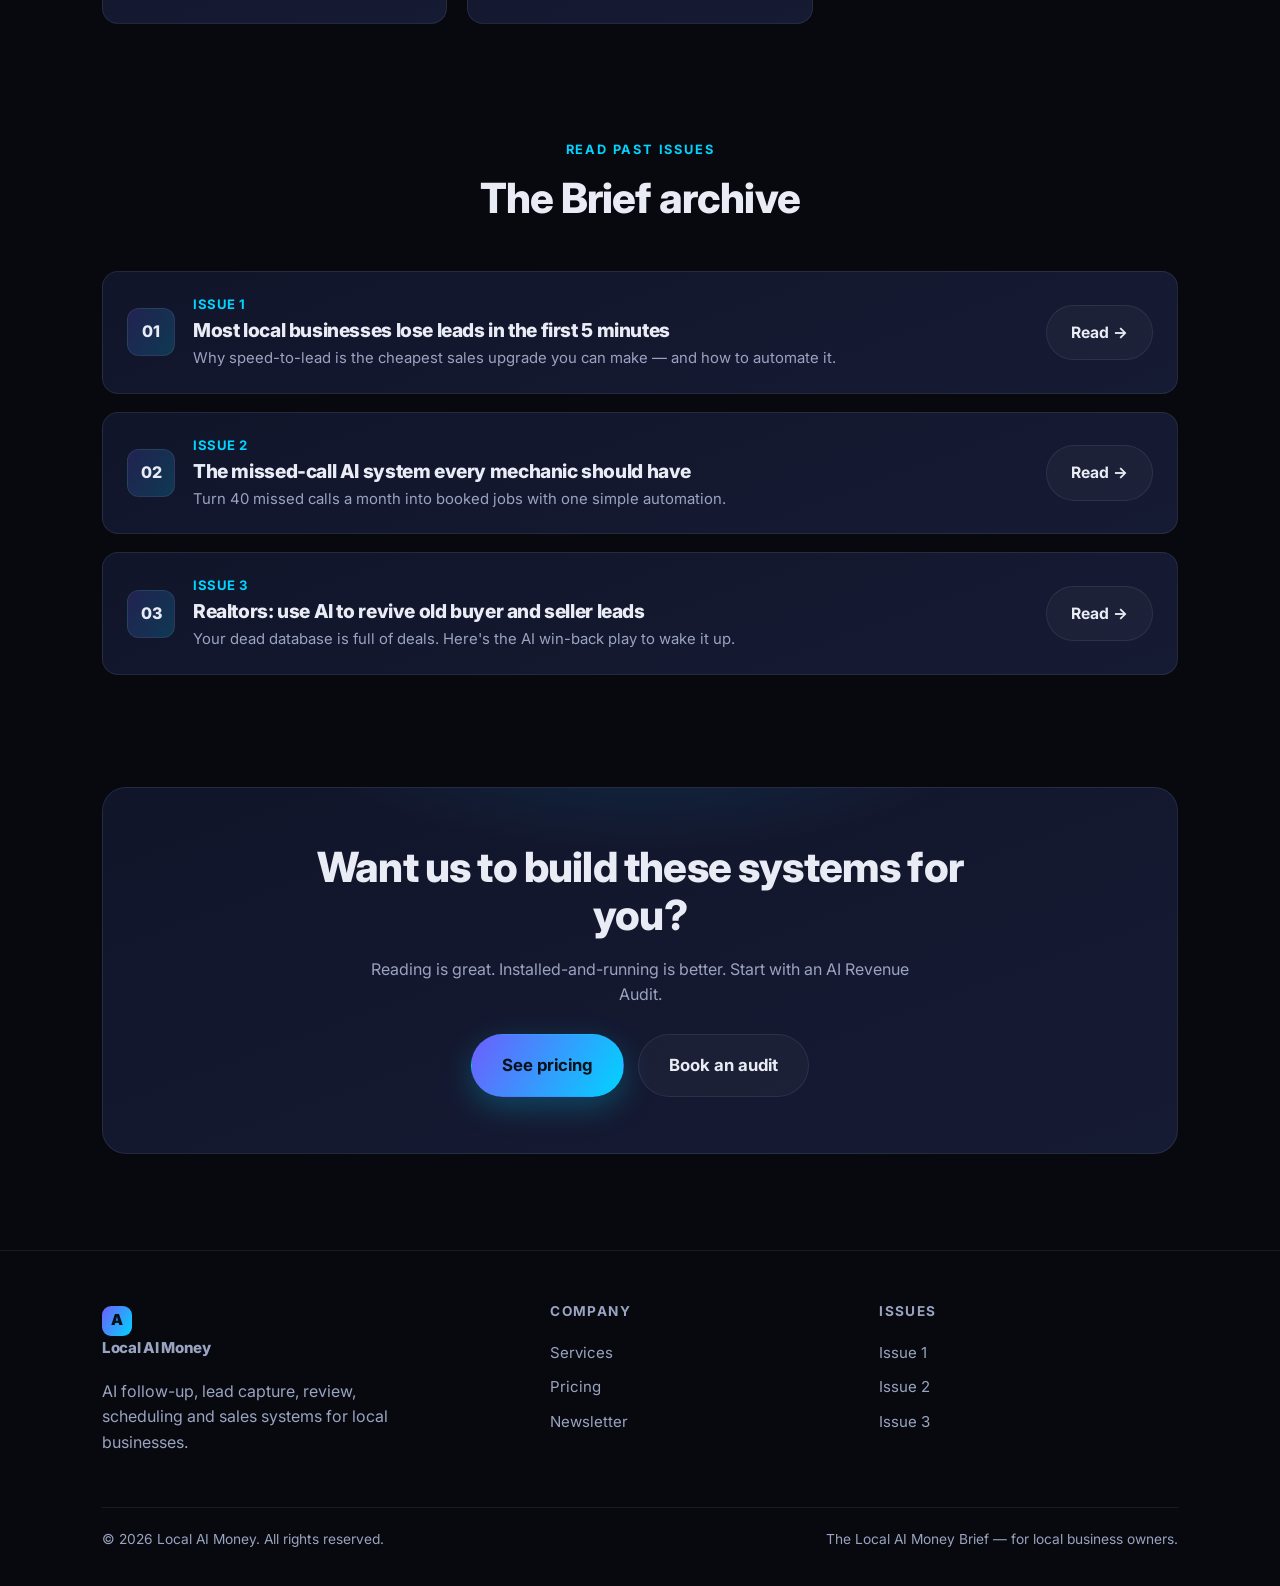
<file: newsletter.html>
<!DOCTYPE html>
<html lang="en">
<head>
  <meta charset="UTF-8" />
  <meta name="viewport" content="width=device-width, initial-scale=1.0" />
  <title>The Local AI Money Brief — Newsletter</title>
  <meta name="description" content="AI tools, sales systems, and automation ideas for local business owners. Sent 2-3 times per week." />
  <link rel="preconnect" href="https://fonts.googleapis.com" />
  <link rel="preconnect" href="https://fonts.gstatic.com" crossorigin />
  <link href="https://fonts.googleapis.com/css2?family=Inter:wght@400;600;700;800;900&display=swap" rel="stylesheet" />
  <link rel="stylesheet" href="styles.css" />
  <link rel="icon" href="data:image/svg+xml,<svg xmlns='http://www.w3.org/2000/svg' viewBox='0 0 100 100'><rect width='100' height='100' rx='22' fill='%236d5efc'/><text x='50' y='68' font-size='58' text-anchor='middle' fill='%2306121a' font-family='Arial' font-weight='bold'>A</text></svg>" />
</head>
<body>

  <header class="nav">
    <div class="container nav__inner">
      <a class="brand" href="index.html"><span class="brand__mark">A</span><span>Local AI Money</span></a>
      <nav class="nav__links" id="navlinks">
        <a href="index.html">Home</a>
        <a href="services.html">Services</a>
        <a href="pricing.html">Pricing</a>
        <a href="newsletter.html" class="active">Newsletter</a>
        <a class="nav__call" href="tel:+16124707559">📞 (612) 470-7559</a>
        <a class="btn btn--primary" href="#subscribe">Subscribe</a>
      </nav>
      <button class="nav__toggle" aria-label="Menu" aria-expanded="false">&#9776;</button>
    </div>
  </header>

  <section class="hero" style="padding-bottom:24px;">
    <div class="container">
      <div class="reveal" style="max-width:780px;">
        <span class="eyebrow">The Local AI Money Brief</span>
        <h1>AI tools, sales systems &amp; automation ideas <span class="gradient-text">for local business owners</span></h1>
        <p class="lead">Sent 2–3 times per week. Every issue gives you one practical automation, a real before/after, a tool worth knowing, and a script you can use today.</p>
      </div>
    </div>
  </section>

  <!-- SUBSCRIBE -->
  <section class="section section--tight" id="subscribe">
    <div class="container">
      <div class="signup reveal">
        <h2 style="margin-bottom:.2em;">Get the Brief free</h2>
        <p>Join local business owners getting more booked appointments with less admin work.</p>
        <form data-signup>
          <input type="email" placeholder="you@yourbusiness.com" required aria-label="Email address" />
          <button class="btn btn--primary" type="submit">Subscribe</button>
        </form>
        <p class="form-note">No spam. Unsubscribe anytime.</p>
      </div>
    </div>
  </section>

  <!-- WHAT'S INSIDE -->
  <section class="section section--tight">
    <div class="container">
      <div class="section-head reveal">
        <span class="eyebrow">Every issue</span>
        <h2>Five sections, zero fluff</h2>
        <p>Not just "AI news" — actual money moves you can run in your business.</p>
      </div>
      <div class="grid grid-3">
        <div class="card reveal"><div class="ico">💡</div><h3>AI Money Move</h3><p>One practical automation idea. Example: how a mechanic can use AI to text every customer 30 days after service.</p></div>
        <div class="card reveal"><div class="ico">📊</div><h3>Local Pro Case Study</h3><p>A simple before/after. Example: before — 40 missed calls a month. After — every missed call gets an instant text.</p></div>
        <div class="card reveal"><div class="ico">🛠️</div><h3>Tool of the Week</h3><p>One tool worth knowing: CRM, chatbot, texting platform, booking system, or review software.</p></div>
        <div class="card reveal"><div class="ico">✍️</div><h3>Script of the Week</h3><p>One reusable script. Example: "Hey [Name], just checking in — are you still looking for help with [service]?"</p></div>
        <div class="card reveal"><div class="ico">🎯</div><h3>The Offer</h3><p>A soft pitch. Example: want us to build this for your business? Book an AI Revenue Audit.</p></div>
      </div>
    </div>
  </section>

  <!-- ISSUES -->
  <section class="section section--tight">
    <div class="container">
      <div class="section-head reveal">
        <span class="eyebrow">Read past issues</span>
        <h2>The Brief archive</h2>
      </div>
      <div class="issue-list">
        <div class="issue reveal">
          <div class="issue__num">01</div>
          <div>
            <div class="issue__meta">Issue 1</div>
            <h3>Most local businesses lose leads in the first 5 minutes</h3>
            <p>Why speed-to-lead is the cheapest sales upgrade you can make — and how to automate it.</p>
          </div>
          <a class="btn btn--ghost" href="issue-1.html">Read →</a>
        </div>
        <div class="issue reveal">
          <div class="issue__num">02</div>
          <div>
            <div class="issue__meta">Issue 2</div>
            <h3>The missed-call AI system every mechanic should have</h3>
            <p>Turn 40 missed calls a month into booked jobs with one simple automation.</p>
          </div>
          <a class="btn btn--ghost" href="issue-2.html">Read →</a>
        </div>
        <div class="issue reveal">
          <div class="issue__num">03</div>
          <div>
            <div class="issue__meta">Issue 3</div>
            <h3>Realtors: use AI to revive old buyer and seller leads</h3>
            <p>Your dead database is full of deals. Here's the AI win-back play to wake it up.</p>
          </div>
          <a class="btn btn--ghost" href="issue-3.html">Read →</a>
        </div>
      </div>
    </div>
  </section>

  <section class="section section--tight">
    <div class="container">
      <div class="cta-band reveal">
        <h2>Want us to build these systems for you?</h2>
        <p>Reading is great. Installed-and-running is better. Start with an AI Revenue Audit.</p>
        <div class="hero__cta">
          <a class="btn btn--primary btn--lg" href="pricing.html">See pricing</a>
          <a class="btn btn--ghost btn--lg" href="https://YOUR-BOOKING-LINK">Book an audit</a>
        </div>
      </div>
    </div>
  </section>

  <footer class="footer">
    <div class="container">
      <div class="footer__grid">
        <div>
          <a class="brand" href="index.html"><span class="brand__mark">A</span><span>Local AI Money</span></a>
          <p style="margin-top:14px;max-width:300px;">AI follow-up, lead capture, review, scheduling and sales systems for local businesses.</p>
        </div>
        <div><h4>Company</h4><a href="services.html">Services</a><a href="pricing.html">Pricing</a><a href="newsletter.html">Newsletter</a></div>
        <div><h4>Issues</h4><a href="issue-1.html">Issue 1</a><a href="issue-2.html">Issue 2</a><a href="issue-3.html">Issue 3</a></div>
      </div>
      <div class="footer__bottom">
        <span>&copy; <span data-year>2026</span> Local AI Money. All rights reserved.</span>
        <span>The Local AI Money Brief — for local business owners.</span>
      </div>
    </div>
  </footer>

  <script src="script.js"></script>
</body>
</html>
</file>
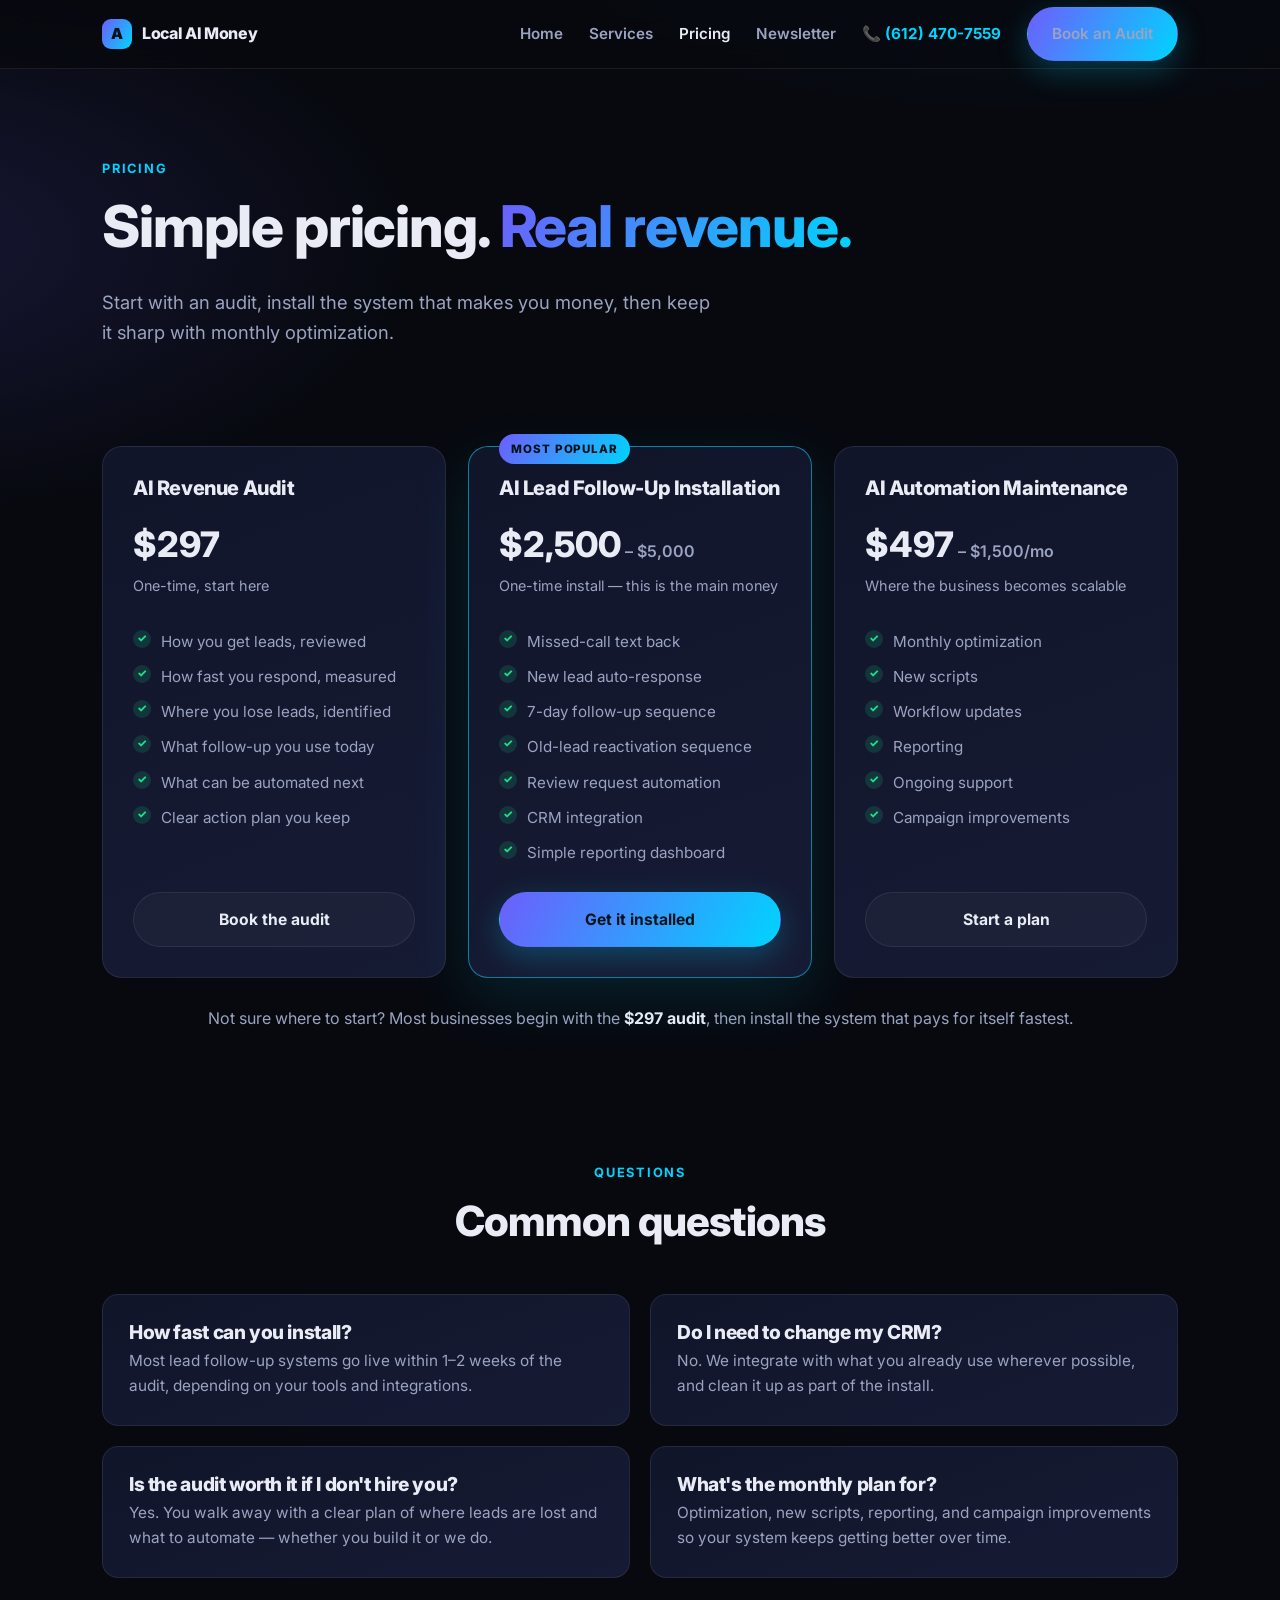
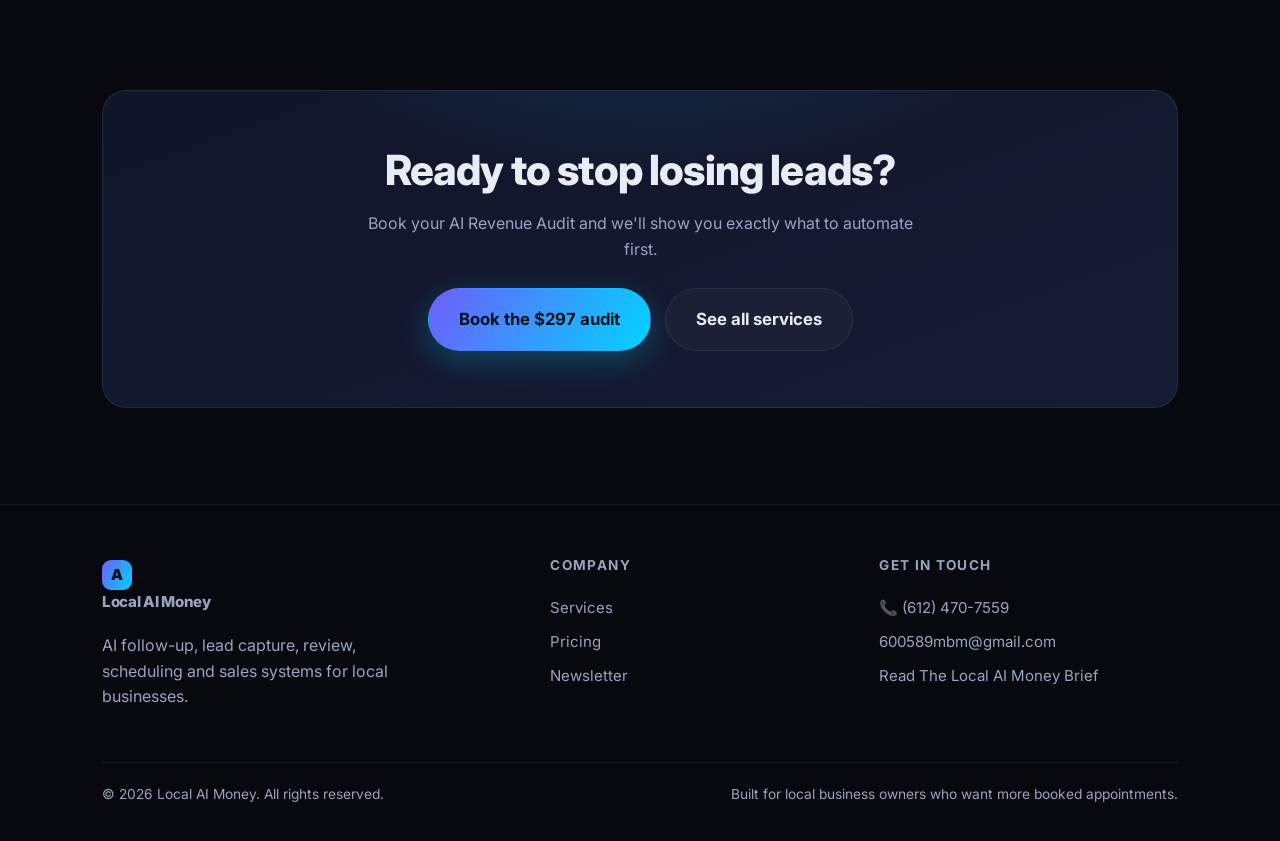
<file: pricing.html>
<!DOCTYPE html>
<html lang="en">
<head>
  <meta charset="UTF-8" />
  <meta name="viewport" content="width=device-width, initial-scale=1.0" />
  <title>Pricing — Local AI Money</title>
  <meta name="description" content="AI Revenue Audit ($297), AI Lead Follow-Up Installation ($2,500–$5,000), and AI Automation Maintenance ($497–$1,500/mo) for local businesses." />
  <link rel="preconnect" href="https://fonts.googleapis.com" />
  <link rel="preconnect" href="https://fonts.gstatic.com" crossorigin />
  <link href="https://fonts.googleapis.com/css2?family=Inter:wght@400;600;700;800;900&display=swap" rel="stylesheet" />
  <link rel="stylesheet" href="styles.css" />
  <link rel="icon" href="data:image/svg+xml,<svg xmlns='http://www.w3.org/2000/svg' viewBox='0 0 100 100'><rect width='100' height='100' rx='22' fill='%236d5efc'/><text x='50' y='68' font-size='58' text-anchor='middle' fill='%2306121a' font-family='Arial' font-weight='bold'>A</text></svg>" />
</head>
<body>

  <header class="nav">
    <div class="container nav__inner">
      <a class="brand" href="index.html"><span class="brand__mark">A</span><span>Local AI Money</span></a>
      <nav class="nav__links" id="navlinks">
        <a href="index.html">Home</a>
        <a href="services.html">Services</a>
        <a href="pricing.html" class="active">Pricing</a>
        <a href="newsletter.html">Newsletter</a>
        <a class="nav__call" href="tel:+16124707559">📞 (612) 470-7559</a>
        <a class="btn btn--primary" href="#audit">Book an Audit</a>
      </nav>
      <button class="nav__toggle" aria-label="Menu" aria-expanded="false">&#9776;</button>
    </div>
  </header>

  <section class="hero" style="padding-bottom:24px;">
    <div class="container">
      <div class="reveal" style="max-width:760px;">
        <span class="eyebrow">Pricing</span>
        <h1>Simple pricing. <span class="gradient-text">Real revenue.</span></h1>
        <p class="lead">Start with an audit, install the system that makes you money, then keep it sharp with monthly optimization.</p>
      </div>
    </div>
  </section>

  <section class="section section--tight" id="audit">
    <div class="container">
      <div class="price-grid">

        <!-- Tier 1 -->
        <div class="price reveal">
          <h3>AI Revenue Audit</h3>
          <div class="amount">$297</div>
          <p class="kicker">One-time, start here</p>
          <ul>
            <li>How you get leads, reviewed</li>
            <li>How fast you respond, measured</li>
            <li>Where you lose leads, identified</li>
            <li>What follow-up you use today</li>
            <li>What can be automated next</li>
            <li>Clear action plan you keep</li>
          </ul>
          <a class="btn btn--ghost" href="https://YOUR-BOOKING-LINK">Book the audit</a>
        </div>

        <!-- Tier 2 (featured) -->
        <div class="price price--feature reveal">
          <span class="price__tag">Most popular</span>
          <h3>AI Lead Follow-Up Installation</h3>
          <div class="amount">$2,500<span> – $5,000</span></div>
          <p class="kicker">One-time install — this is the main money</p>
          <ul>
            <li>Missed-call text back</li>
            <li>New lead auto-response</li>
            <li>7-day follow-up sequence</li>
            <li>Old-lead reactivation sequence</li>
            <li>Review request automation</li>
            <li>CRM integration</li>
            <li>Simple reporting dashboard</li>
          </ul>
          <a class="btn btn--primary" href="https://YOUR-BOOKING-LINK">Get it installed</a>
        </div>

        <!-- Tier 3 -->
        <div class="price reveal">
          <h3>AI Automation Maintenance</h3>
          <div class="amount">$497<span> – $1,500/mo</span></div>
          <p class="kicker">Where the business becomes scalable</p>
          <ul>
            <li>Monthly optimization</li>
            <li>New scripts</li>
            <li>Workflow updates</li>
            <li>Reporting</li>
            <li>Ongoing support</li>
            <li>Campaign improvements</li>
          </ul>
          <a class="btn btn--ghost" href="https://YOUR-BOOKING-LINK">Start a plan</a>
        </div>

      </div>

      <p style="text-align:center;margin-top:28px;color:var(--muted);" class="reveal">Not sure where to start? Most businesses begin with the <strong style="color:var(--text);">$297 audit</strong>, then install the system that pays for itself fastest.</p>
    </div>
  </section>

  <!-- FAQ -->
  <section class="section section--tight">
    <div class="container">
      <div class="section-head reveal">
        <span class="eyebrow">Questions</span>
        <h2>Common questions</h2>
      </div>
      <div class="grid grid-2">
        <div class="card reveal"><h3>How fast can you install?</h3><p>Most lead follow-up systems go live within 1–2 weeks of the audit, depending on your tools and integrations.</p></div>
        <div class="card reveal"><h3>Do I need to change my CRM?</h3><p>No. We integrate with what you already use wherever possible, and clean it up as part of the install.</p></div>
        <div class="card reveal"><h3>Is the audit worth it if I don't hire you?</h3><p>Yes. You walk away with a clear plan of where leads are lost and what to automate — whether you build it or we do.</p></div>
        <div class="card reveal"><h3>What's the monthly plan for?</h3><p>Optimization, new scripts, reporting, and campaign improvements so your system keeps getting better over time.</p></div>
      </div>
    </div>
  </section>

  <section class="section section--tight">
    <div class="container">
      <div class="cta-band reveal">
        <h2>Ready to stop losing leads?</h2>
        <p>Book your AI Revenue Audit and we'll show you exactly what to automate first.</p>
        <div class="hero__cta">
          <a class="btn btn--primary btn--lg" href="https://YOUR-BOOKING-LINK">Book the $297 audit</a>
          <a class="btn btn--ghost btn--lg" href="services.html">See all services</a>
        </div>
      </div>
    </div>
  </section>

  <footer class="footer">
    <div class="container">
      <div class="footer__grid">
        <div>
          <a class="brand" href="index.html"><span class="brand__mark">A</span><span>Local AI Money</span></a>
          <p style="margin-top:14px;max-width:300px;">AI follow-up, lead capture, review, scheduling and sales systems for local businesses.</p>
        </div>
        <div><h4>Company</h4><a href="services.html">Services</a><a href="pricing.html">Pricing</a><a href="newsletter.html">Newsletter</a></div>
        <div><h4>Get in touch</h4><a href="tel:+16124707559">📞 (612) 470-7559</a><a href="mailto:600589mbm@gmail.com">600589mbm@gmail.com</a><a href="newsletter.html">Read The Local AI Money Brief</a></div>
      </div>
      <div class="footer__bottom">
        <span>&copy; <span data-year>2026</span> Local AI Money. All rights reserved.</span>
        <span>Built for local business owners who want more booked appointments.</span>
      </div>
    </div>
  </footer>

  <script src="script.js"></script>
</body>
</html>
</file>
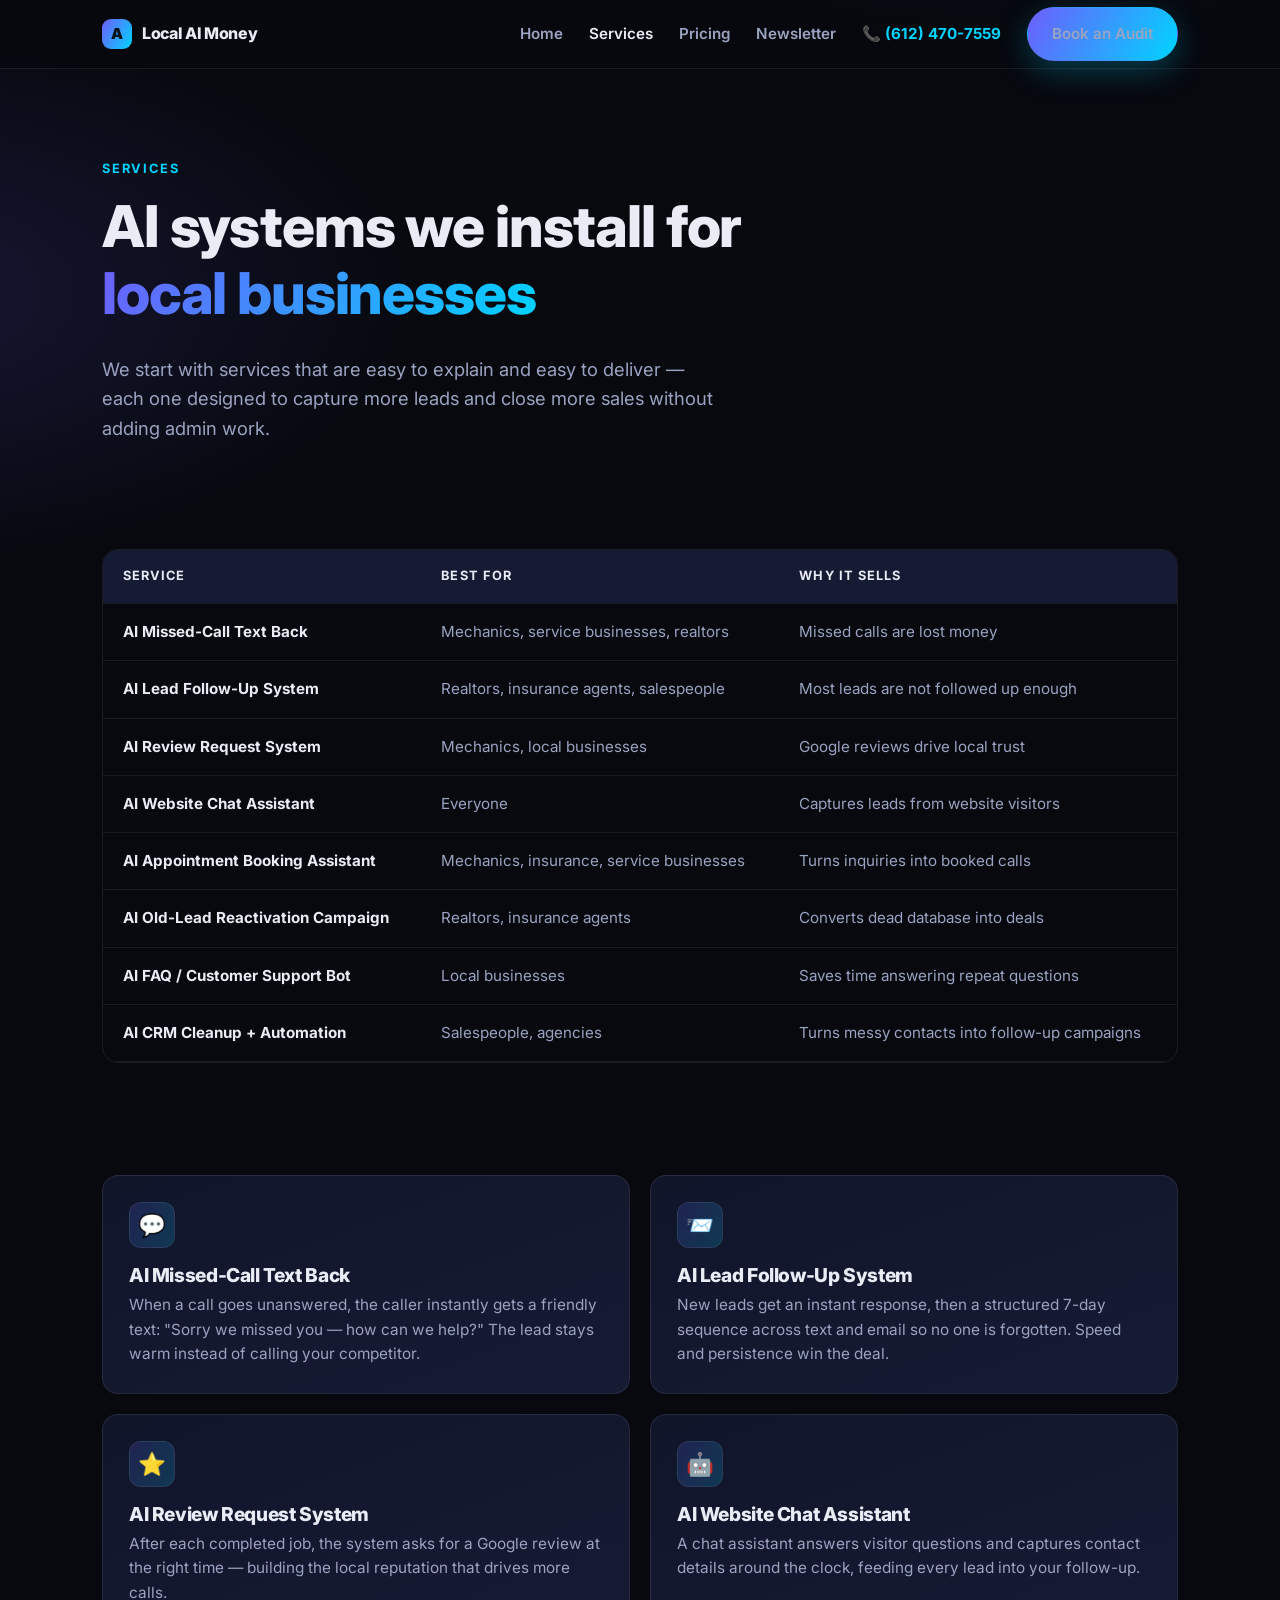
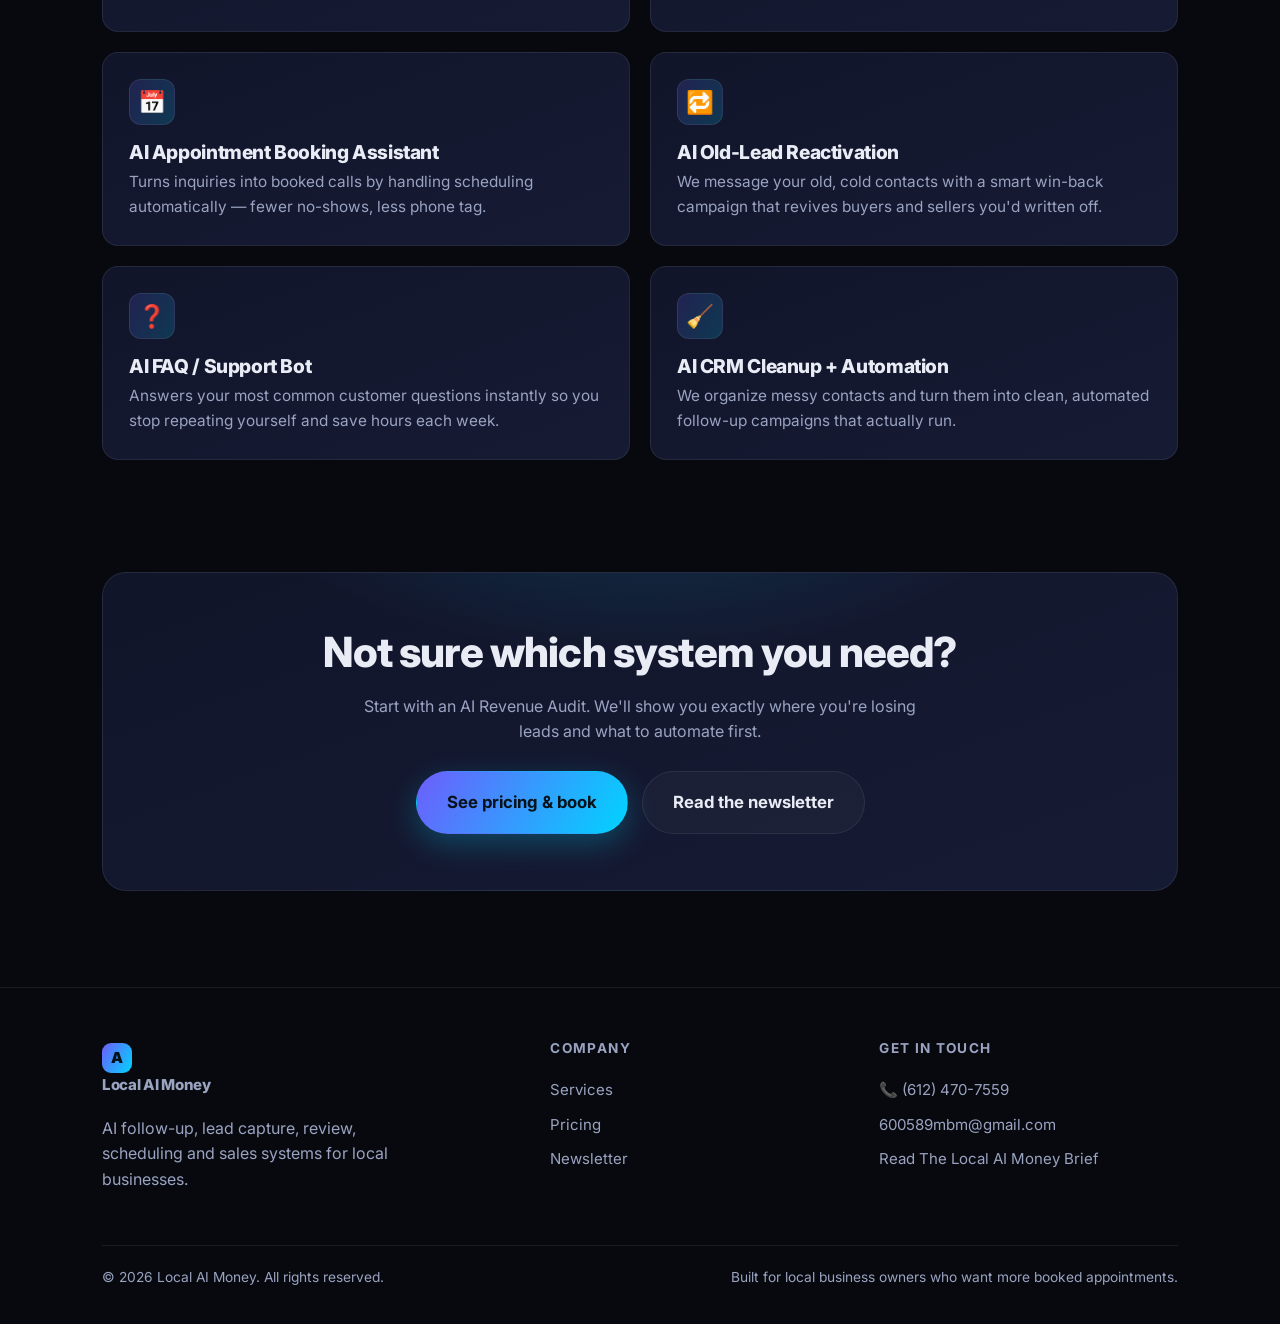
<file: services.html>
<!DOCTYPE html>
<html lang="en">
<head>
  <meta charset="UTF-8" />
  <meta name="viewport" content="width=device-width, initial-scale=1.0" />
  <title>Services — Local AI Money</title>
  <meta name="description" content="AI services for local businesses: missed-call text back, lead follow-up, review requests, website chat, booking, old-lead reactivation, FAQ bots, and CRM automation." />
  <link rel="preconnect" href="https://fonts.googleapis.com" />
  <link rel="preconnect" href="https://fonts.gstatic.com" crossorigin />
  <link href="https://fonts.googleapis.com/css2?family=Inter:wght@400;600;700;800;900&display=swap" rel="stylesheet" />
  <link rel="stylesheet" href="styles.css" />
  <link rel="icon" href="data:image/svg+xml,<svg xmlns='http://www.w3.org/2000/svg' viewBox='0 0 100 100'><rect width='100' height='100' rx='22' fill='%236d5efc'/><text x='50' y='68' font-size='58' text-anchor='middle' fill='%2306121a' font-family='Arial' font-weight='bold'>A</text></svg>" />
</head>
<body>

  <header class="nav">
    <div class="container nav__inner">
      <a class="brand" href="index.html"><span class="brand__mark">A</span><span>Local AI Money</span></a>
      <nav class="nav__links" id="navlinks">
        <a href="index.html">Home</a>
        <a href="services.html" class="active">Services</a>
        <a href="pricing.html">Pricing</a>
        <a href="newsletter.html">Newsletter</a>
        <a class="nav__call" href="tel:+16124707559">📞 (612) 470-7559</a>
        <a class="btn btn--primary" href="pricing.html">Book an Audit</a>
      </nav>
      <button class="nav__toggle" aria-label="Menu" aria-expanded="false">&#9776;</button>
    </div>
  </header>

  <!-- HEADER -->
  <section class="hero" style="padding-bottom:32px;">
    <div class="container">
      <div class="reveal" style="max-width:760px;">
        <span class="eyebrow">Services</span>
        <h1>AI systems we install for <span class="gradient-text">local businesses</span></h1>
        <p class="lead">We start with services that are easy to explain and easy to deliver — each one designed to capture more leads and close more sales without adding admin work.</p>
      </div>
    </div>
  </section>

  <!-- SERVICE TABLE -->
  <section class="section section--tight">
    <div class="container reveal">
      <div class="table-wrap">
        <table class="svc">
          <thead>
            <tr><th>Service</th><th>Best for</th><th>Why it sells</th></tr>
          </thead>
          <tbody>
            <tr><td>AI Missed-Call Text Back</td><td>Mechanics, service businesses, realtors</td><td>Missed calls are lost money</td></tr>
            <tr><td>AI Lead Follow-Up System</td><td>Realtors, insurance agents, salespeople</td><td>Most leads are not followed up enough</td></tr>
            <tr><td>AI Review Request System</td><td>Mechanics, local businesses</td><td>Google reviews drive local trust</td></tr>
            <tr><td>AI Website Chat Assistant</td><td>Everyone</td><td>Captures leads from website visitors</td></tr>
            <tr><td>AI Appointment Booking Assistant</td><td>Mechanics, insurance, service businesses</td><td>Turns inquiries into booked calls</td></tr>
            <tr><td>AI Old-Lead Reactivation Campaign</td><td>Realtors, insurance agents</td><td>Converts dead database into deals</td></tr>
            <tr><td>AI FAQ / Customer Support Bot</td><td>Local businesses</td><td>Saves time answering repeat questions</td></tr>
            <tr><td>AI CRM Cleanup + Automation</td><td>Salespeople, agencies</td><td>Turns messy contacts into follow-up campaigns</td></tr>
          </tbody>
        </table>
      </div>
    </div>
  </section>

  <!-- SERVICE DETAIL CARDS -->
  <section class="section section--tight">
    <div class="container">
      <div class="grid grid-2">
        <div class="card reveal"><div class="ico">💬</div><h3>AI Missed-Call Text Back</h3><p>When a call goes unanswered, the caller instantly gets a friendly text: "Sorry we missed you — how can we help?" The lead stays warm instead of calling your competitor.</p></div>
        <div class="card reveal"><div class="ico">📨</div><h3>AI Lead Follow-Up System</h3><p>New leads get an instant response, then a structured 7-day sequence across text and email so no one is forgotten. Speed and persistence win the deal.</p></div>
        <div class="card reveal"><div class="ico">⭐</div><h3>AI Review Request System</h3><p>After each completed job, the system asks for a Google review at the right time — building the local reputation that drives more calls.</p></div>
        <div class="card reveal"><div class="ico">🤖</div><h3>AI Website Chat Assistant</h3><p>A chat assistant answers visitor questions and captures contact details around the clock, feeding every lead into your follow-up.</p></div>
        <div class="card reveal"><div class="ico">📅</div><h3>AI Appointment Booking Assistant</h3><p>Turns inquiries into booked calls by handling scheduling automatically — fewer no-shows, less phone tag.</p></div>
        <div class="card reveal"><div class="ico">🔁</div><h3>AI Old-Lead Reactivation</h3><p>We message your old, cold contacts with a smart win-back campaign that revives buyers and sellers you'd written off.</p></div>
        <div class="card reveal"><div class="ico">❓</div><h3>AI FAQ / Support Bot</h3><p>Answers your most common customer questions instantly so you stop repeating yourself and save hours each week.</p></div>
        <div class="card reveal"><div class="ico">🧹</div><h3>AI CRM Cleanup + Automation</h3><p>We organize messy contacts and turn them into clean, automated follow-up campaigns that actually run.</p></div>
      </div>
    </div>
  </section>

  <!-- CTA -->
  <section class="section section--tight">
    <div class="container">
      <div class="cta-band reveal">
        <h2>Not sure which system you need?</h2>
        <p>Start with an AI Revenue Audit. We'll show you exactly where you're losing leads and what to automate first.</p>
        <div class="hero__cta">
          <a class="btn btn--primary btn--lg" href="pricing.html">See pricing &amp; book</a>
          <a class="btn btn--ghost btn--lg" href="newsletter.html">Read the newsletter</a>
        </div>
      </div>
    </div>
  </section>

  <footer class="footer">
    <div class="container">
      <div class="footer__grid">
        <div>
          <a class="brand" href="index.html"><span class="brand__mark">A</span><span>Local AI Money</span></a>
          <p style="margin-top:14px;max-width:300px;">AI follow-up, lead capture, review, scheduling and sales systems for local businesses.</p>
        </div>
        <div><h4>Company</h4><a href="services.html">Services</a><a href="pricing.html">Pricing</a><a href="newsletter.html">Newsletter</a></div>
        <div><h4>Get in touch</h4><a href="tel:+16124707559">📞 (612) 470-7559</a><a href="mailto:600589mbm@gmail.com">600589mbm@gmail.com</a><a href="newsletter.html">Read The Local AI Money Brief</a></div>
      </div>
      <div class="footer__bottom">
        <span>&copy; <span data-year>2026</span> Local AI Money. All rights reserved.</span>
        <span>Built for local business owners who want more booked appointments.</span>
      </div>
    </div>
  </footer>

  <script src="script.js"></script>
</body>
</html>
</file>
<file: styles.css>
/* ===========================================================
   Local AI Money — shared styles
   Bold & modern: dark base, electric gradients
   =========================================================== */

:root {
  --bg: #07090f;
  --bg-2: #0c1020;
  --panel: #11152a;
  --panel-2: #161b34;
  --text: #e9ecf5;
  --muted: #9aa3c0;
  --line: rgba(255, 255, 255, 0.08);
  --brand: #6d5efc;
  --brand-2: #00d4ff;
  --accent: #19e08a;
  --warn: #ffb020;
  --grad: linear-gradient(120deg, #6d5efc 0%, #00d4ff 100%);
  --grad-soft: linear-gradient(120deg, rgba(109,94,252,0.18), rgba(0,212,255,0.18));
  --radius: 16px;
  --shadow: 0 20px 60px rgba(0, 0, 0, 0.45);
  --maxw: 1120px;
  --font: "Inter", system-ui, -apple-system, "Segoe UI", Roboto, Helvetica, Arial, sans-serif;
}

* { box-sizing: border-box; }

html { scroll-behavior: smooth; }

body {
  margin: 0;
  font-family: var(--font);
  background:
    radial-gradient(1200px 600px at 80% -10%, rgba(0,212,255,0.10), transparent 60%),
    radial-gradient(1000px 500px at -10% 10%, rgba(109,94,252,0.16), transparent 55%),
    var(--bg);
  color: var(--text);
  line-height: 1.6;
  -webkit-font-smoothing: antialiased;
}

a { color: inherit; text-decoration: none; }
img { max-width: 100%; display: block; }

.container {
  width: 100%;
  max-width: var(--maxw);
  margin: 0 auto;
  padding: 0 22px;
}

.section { padding: 84px 0; }
.section--tight { padding: 56px 0; }

h1, h2, h3 { line-height: 1.15; margin: 0 0 .5em; font-weight: 800; letter-spacing: -0.02em; }
h1 { font-size: clamp(2.2rem, 5vw, 3.6rem); }
h2 { font-size: clamp(1.7rem, 3.4vw, 2.6rem); }
h3 { font-size: 1.2rem; }
p { margin: 0 0 1em; color: var(--muted); }

.gradient-text {
  background: var(--grad);
  -webkit-background-clip: text;
  background-clip: text;
  color: transparent;
}

.eyebrow {
  display: inline-block;
  font-size: .8rem;
  font-weight: 700;
  letter-spacing: .14em;
  text-transform: uppercase;
  color: var(--brand-2);
  margin-bottom: 14px;
}

.lead { font-size: 1.15rem; color: var(--muted); max-width: 620px; }

/* ---------- Buttons ---------- */
.btn {
  display: inline-flex;
  align-items: center;
  gap: 8px;
  padding: 14px 24px;
  border-radius: 999px;
  font-weight: 700;
  font-size: .98rem;
  border: 1px solid transparent;
  cursor: pointer;
  transition: transform .15s ease, box-shadow .15s ease, background .15s ease;
  white-space: nowrap;
}
.btn--primary {
  background: var(--grad);
  color: #06121a;
  box-shadow: 0 10px 30px rgba(0, 212, 255, 0.25);
}
.btn--primary:hover { transform: translateY(-2px); box-shadow: 0 16px 40px rgba(0,212,255,0.35); }
.btn--ghost {
  background: rgba(255,255,255,0.03);
  border-color: var(--line);
  color: var(--text);
}
.btn--ghost:hover { border-color: var(--brand-2); transform: translateY(-2px); }
.btn--lg { padding: 17px 30px; font-size: 1.05rem; }

/* ---------- Nav ---------- */
.nav {
  position: sticky;
  top: 0;
  z-index: 50;
  backdrop-filter: blur(14px);
  background: rgba(7, 9, 15, 0.72);
  border-bottom: 1px solid var(--line);
}
.nav__inner {
  display: flex;
  align-items: center;
  justify-content: space-between;
  height: 68px;
}
.brand { display: flex; align-items: center; gap: 10px; font-weight: 800; letter-spacing: -.02em; }
.brand__mark {
  width: 30px; height: 30px; border-radius: 9px;
  background: var(--grad);
  display: grid; place-items: center;
  color: #06121a; font-weight: 900; font-size: .95rem;
}
.nav__links { display: flex; align-items: center; gap: 26px; }
.nav__links a { color: var(--muted); font-weight: 600; font-size: .95rem; }
.nav__links a:hover, .nav__links a.active { color: var(--text); }
.nav__call { font-weight: 700 !important; color: var(--brand-2) !important; white-space: nowrap; }
.nav__call:hover { color: var(--text) !important; }
.nav__toggle { display: none; background: none; border: 0; color: var(--text); font-size: 1.5rem; cursor: pointer; }

/* ---------- Hero ---------- */
.hero { padding: 86px 0 64px; }
.hero__grid {
  display: grid;
  grid-template-columns: 1.1fr .9fr;
  gap: 48px;
  align-items: center;
}
.badge-row { display: flex; flex-wrap: wrap; gap: 10px; margin: 22px 0 28px; }
.badge {
  font-size: .82rem; font-weight: 600; color: var(--text);
  padding: 7px 13px; border-radius: 999px;
  background: var(--grad-soft); border: 1px solid var(--line);
}
.hero__cta { display: flex; flex-wrap: wrap; gap: 14px; margin-top: 8px; }
.hero__note { margin-top: 16px; font-size: .9rem; color: var(--muted); }

/* glowing dashboard card */
.glasscard {
  background: linear-gradient(160deg, var(--panel), var(--panel-2));
  border: 1px solid var(--line);
  border-radius: 20px;
  padding: 22px;
  box-shadow: var(--shadow);
}
.stat-line { display: flex; align-items: center; justify-content: space-between; padding: 13px 0; border-bottom: 1px dashed var(--line); }
.stat-line:last-child { border-bottom: 0; }
.stat-line small { color: var(--muted); }
.pill { font-size: .78rem; font-weight: 700; padding: 4px 10px; border-radius: 999px; }
.pill--good { background: rgba(25,224,138,.15); color: var(--accent); }
.pill--bad { background: rgba(255,80,80,.15); color: #ff7a7a; }

/* ---------- Generic cards / grid ---------- */
.grid { display: grid; gap: 20px; }
.grid-2 { grid-template-columns: repeat(2, 1fr); }
.grid-3 { grid-template-columns: repeat(3, 1fr); }
.grid-4 { grid-template-columns: repeat(4, 1fr); }

.card {
  background: linear-gradient(160deg, var(--panel), var(--panel-2));
  border: 1px solid var(--line);
  border-radius: var(--radius);
  padding: 26px;
  transition: transform .18s ease, border-color .18s ease;
}
.card:hover { transform: translateY(-4px); border-color: rgba(0,212,255,.4); }
.card .ico {
  width: 46px; height: 46px; border-radius: 12px;
  display: grid; place-items: center; font-size: 1.4rem;
  background: var(--grad-soft); border: 1px solid var(--line);
  margin-bottom: 16px;
}
.card h3 { margin-bottom: .35em; }
.card p { margin: 0; font-size: .96rem; }

.section-head { max-width: 720px; margin: 0 auto 48px; text-align: center; }
.section-head p { margin: 0 auto; }

/* ---------- Table ---------- */
.table-wrap { overflow-x: auto; border: 1px solid var(--line); border-radius: var(--radius); }
table.svc { width: 100%; border-collapse: collapse; min-width: 640px; }
table.svc th, table.svc td { text-align: left; padding: 16px 20px; border-bottom: 1px solid var(--line); }
table.svc thead th { background: var(--panel-2); color: var(--text); font-size: .8rem; letter-spacing: .08em; text-transform: uppercase; }
table.svc tbody tr:hover { background: rgba(255,255,255,0.02); }
table.svc td:first-child { font-weight: 700; color: var(--text); }
table.svc td { color: var(--muted); font-size: .95rem; }

/* ---------- Pricing ---------- */
.price-grid { display: grid; grid-template-columns: repeat(3, 1fr); gap: 22px; align-items: stretch; }
.price {
  position: relative;
  background: linear-gradient(160deg, var(--panel), var(--panel-2));
  border: 1px solid var(--line);
  border-radius: 20px;
  padding: 30px;
  display: flex; flex-direction: column;
}
.price--feature { border-color: rgba(0,212,255,.55); box-shadow: 0 20px 60px rgba(0,212,255,.12); }
.price__tag {
  position: absolute; top: -13px; left: 30px;
  background: var(--grad); color: #06121a; font-weight: 800;
  font-size: .72rem; letter-spacing: .08em; text-transform: uppercase;
  padding: 6px 12px; border-radius: 999px;
}
.price h3 { font-size: 1.25rem; }
.price .amount { font-size: 2.2rem; font-weight: 800; color: var(--text); margin: 6px 0 2px; }
.price .amount span { font-size: 1rem; color: var(--muted); font-weight: 600; }
.price ul { list-style: none; padding: 0; margin: 18px 0 26px; display: grid; gap: 11px; }
.price li { position: relative; padding-left: 28px; color: var(--muted); font-size: .95rem; }
.price li::before {
  content: "✓"; position: absolute; left: 0; top: 0;
  width: 18px; height: 18px; border-radius: 50%;
  background: rgba(25,224,138,.15); color: var(--accent);
  display: grid; place-items: center; font-size: .7rem; font-weight: 800;
}
.price .btn { margin-top: auto; justify-content: center; }

/* ---------- Newsletter ---------- */
.signup {
  background: linear-gradient(160deg, var(--panel), var(--panel-2));
  border: 1px solid var(--line);
  border-radius: 20px;
  padding: 34px;
}
.signup form { display: flex; gap: 12px; flex-wrap: wrap; margin-top: 18px; }
.signup input[type=email] {
  flex: 1; min-width: 240px;
  padding: 15px 18px; border-radius: 999px;
  border: 1px solid var(--line);
  background: rgba(0,0,0,.25); color: var(--text); font-size: 1rem;
}
.signup input[type=email]::placeholder { color: var(--muted); }
.signup .form-note { font-size: .85rem; margin-top: 12px; }

.issue-list { display: grid; gap: 18px; }
.issue {
  display: grid; grid-template-columns: auto 1fr auto; gap: 18px; align-items: center;
  background: linear-gradient(160deg, var(--panel), var(--panel-2));
  border: 1px solid var(--line); border-radius: var(--radius);
  padding: 22px 24px; transition: border-color .18s ease, transform .18s ease;
}
.issue:hover { border-color: rgba(0,212,255,.4); transform: translateY(-3px); }
.issue__num {
  width: 48px; height: 48px; border-radius: 12px; display: grid; place-items: center;
  font-weight: 800; background: var(--grad-soft); border: 1px solid var(--line); color: var(--text);
}
.issue__meta { font-size: .82rem; color: var(--brand-2); font-weight: 700; letter-spacing: .04em; text-transform: uppercase; }
.issue h3 { margin: 4px 0 6px; }
.issue p { margin: 0; font-size: .93rem; }

/* article (issue) */
.article { max-width: 760px; margin: 0 auto; }
.article h2 { margin-top: 1.4em; }
.article h3 { color: var(--brand-2); margin-top: 1.6em; }
.article blockquote {
  margin: 1.2em 0; padding: 16px 20px;
  border-left: 3px solid var(--brand-2);
  background: rgba(0,212,255,.06); border-radius: 0 12px 12px 0;
  color: var(--text); font-style: italic;
}
.article ul { color: var(--muted); padding-left: 22px; }
.article li { margin-bottom: 8px; }
.article .script-box {
  background: rgba(0,0,0,.3); border: 1px solid var(--line); border-radius: 12px;
  padding: 18px 20px; color: var(--text); font-family: ui-monospace, "SF Mono", Menlo, monospace;
  font-size: .92rem; margin: 1em 0;
}
.kicker { color: var(--muted); font-size: .9rem; }

/* ---------- CTA band ---------- */
.cta-band {
  background:
    radial-gradient(600px 300px at 50% -40%, rgba(0,212,255,.18), transparent 70%),
    linear-gradient(160deg, var(--panel), var(--panel-2));
  border: 1px solid var(--line);
  border-radius: 24px;
  padding: 56px 40px;
  text-align: center;
}
.cta-band h2 { max-width: 720px; margin: 0 auto .4em; }
.cta-band p { max-width: 560px; margin: 0 auto 26px; }
.cta-band .hero__cta { justify-content: center; }

/* ---------- Steps ---------- */
.steps { counter-reset: step; display: grid; gap: 18px; }
.step { display: grid; grid-template-columns: auto 1fr; gap: 18px; align-items: start; }
.step__num {
  counter-increment: step;
  width: 40px; height: 40px; border-radius: 50%;
  background: var(--grad); color: #06121a; font-weight: 800;
  display: grid; place-items: center;
}
.step__num::before { content: counter(step); }
.step h3 { margin: 6px 0 4px; }
.step p { margin: 0; }

/* ---------- Footer ---------- */
.footer { border-top: 1px solid var(--line); padding: 50px 0 36px; margin-top: 40px; }
.footer__grid { display: grid; grid-template-columns: 1.4fr 1fr 1fr; gap: 30px; }
.footer h4 { font-size: .85rem; text-transform: uppercase; letter-spacing: .1em; color: var(--muted); margin: 0 0 14px; }
.footer a { color: var(--muted); display: block; padding: 5px 0; font-size: .94rem; }
.footer a:hover { color: var(--text); }
.footer__bottom { margin-top: 36px; padding-top: 20px; border-top: 1px solid var(--line); display: flex; justify-content: space-between; flex-wrap: wrap; gap: 12px; color: var(--muted); font-size: .86rem; }

/* ---------- Reveal animation ---------- */
.reveal { opacity: 0; transform: translateY(18px); transition: opacity .6s ease, transform .6s ease; }
.reveal.in { opacity: 1; transform: none; }

/* ---------- Responsive ---------- */
@media (max-width: 900px) {
  .hero__grid { grid-template-columns: 1fr; }
  .grid-3, .grid-4 { grid-template-columns: repeat(2, 1fr); }
  .price-grid { grid-template-columns: 1fr; }
  .footer__grid { grid-template-columns: 1fr 1fr; }
  .nav__links {
    position: absolute; top: 68px; left: 0; right: 0;
    flex-direction: column; gap: 0; align-items: stretch;
    background: var(--bg-2); border-bottom: 1px solid var(--line);
    max-height: 0; overflow: hidden; transition: max-height .3s ease;
  }
  .nav__links.open { max-height: 360px; }
  .nav__links a { padding: 15px 22px; border-top: 1px solid var(--line); }
  .nav__links .btn { margin: 14px 22px; }
  .nav__toggle { display: block; }
}
@media (max-width: 560px) {
  .grid-3, .grid-4, .grid-2 { grid-template-columns: 1fr; }
  .footer__grid { grid-template-columns: 1fr; }
  .issue { grid-template-columns: auto 1fr; }
  .issue .btn { grid-column: 1 / -1; justify-content: center; }
}
</file>
